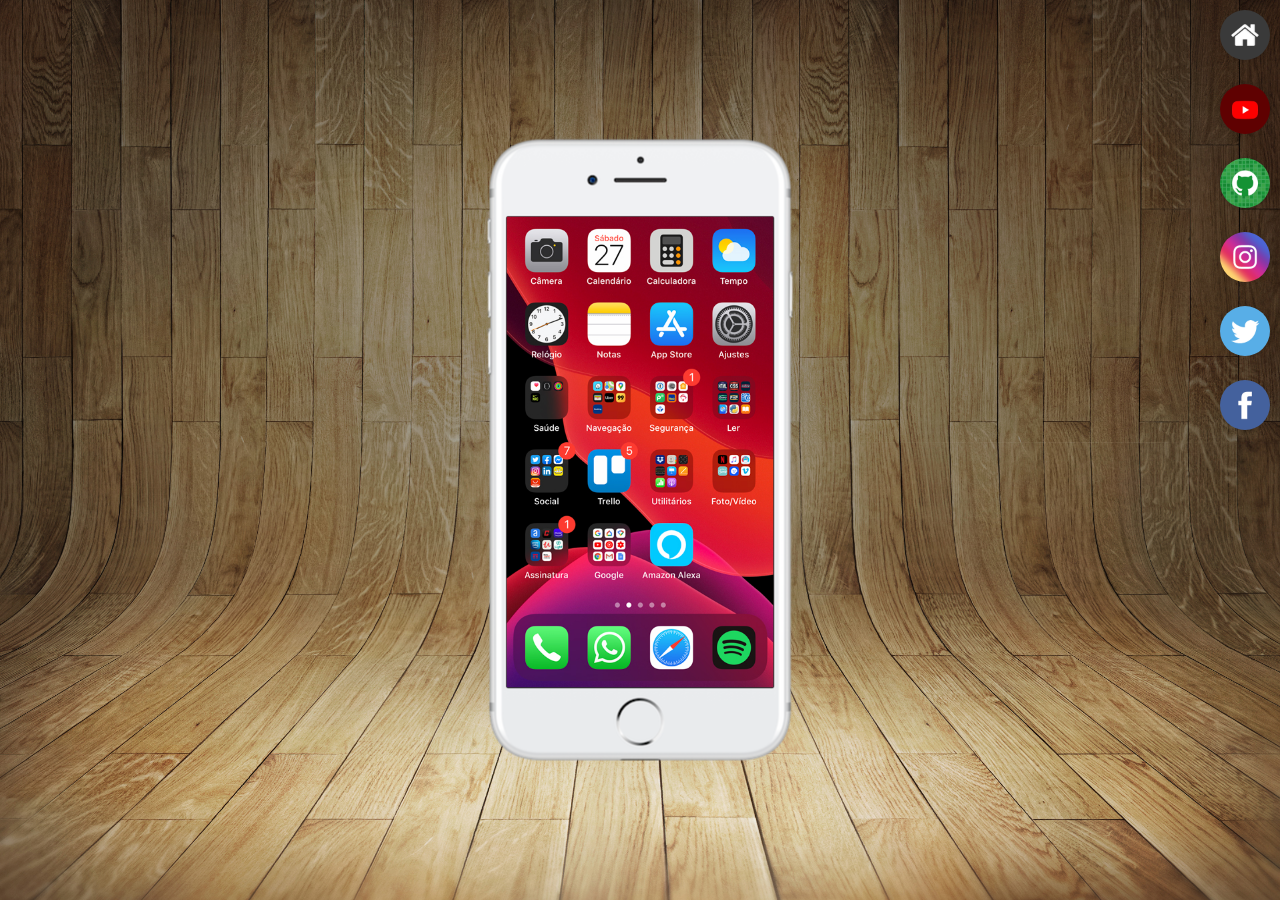
<file: index.html>
<!DOCTYPE html>
<html lang="en">
<head>
    <meta charset="UTF-8">
    <meta name="viewport" content="width=device-width, initial-scale=1.0">
    <link rel="shortcut icon" href="favicon.ico" type="image/x-icon">
    <link rel="stylesheet" href="estilos/style.css">
    <title>Projeto Redes Sociais</title>
</head>
<body>
    <main>
        <section id="telefone">
            <iframe src="home.html" frameborder="0" name="tela" id="tela" >Seu navegador não é compatível</iframe>
        </section>
        <section id="redes-sociais">

            <a href="home.html" target="tela"><img src="imagens/logo-home.jpg" alt=""></a><br>
            <a href="youtube.html" target="tela"><img src="imagens/logo-youtube.jpg" alt="youtube"></a> <br>
            <a href="github.html" target="tela"><img src="imagens/logo-github.jpg" alt=""></a><br>
            <a href="instagram.html" target="tela"><img src="imagens/logo-instagram.jpg" alt=""></a><br>
            <a href="twitter.html" target="tela"><img src="imagens/logo-twitter.jpg" alt=""></a><br>
            <a href="facebook.html" target="tela"><img src="imagens/logo-facebook.jpg" alt=""></a>

        </section>
    </main>
</body>
</html>
</file>
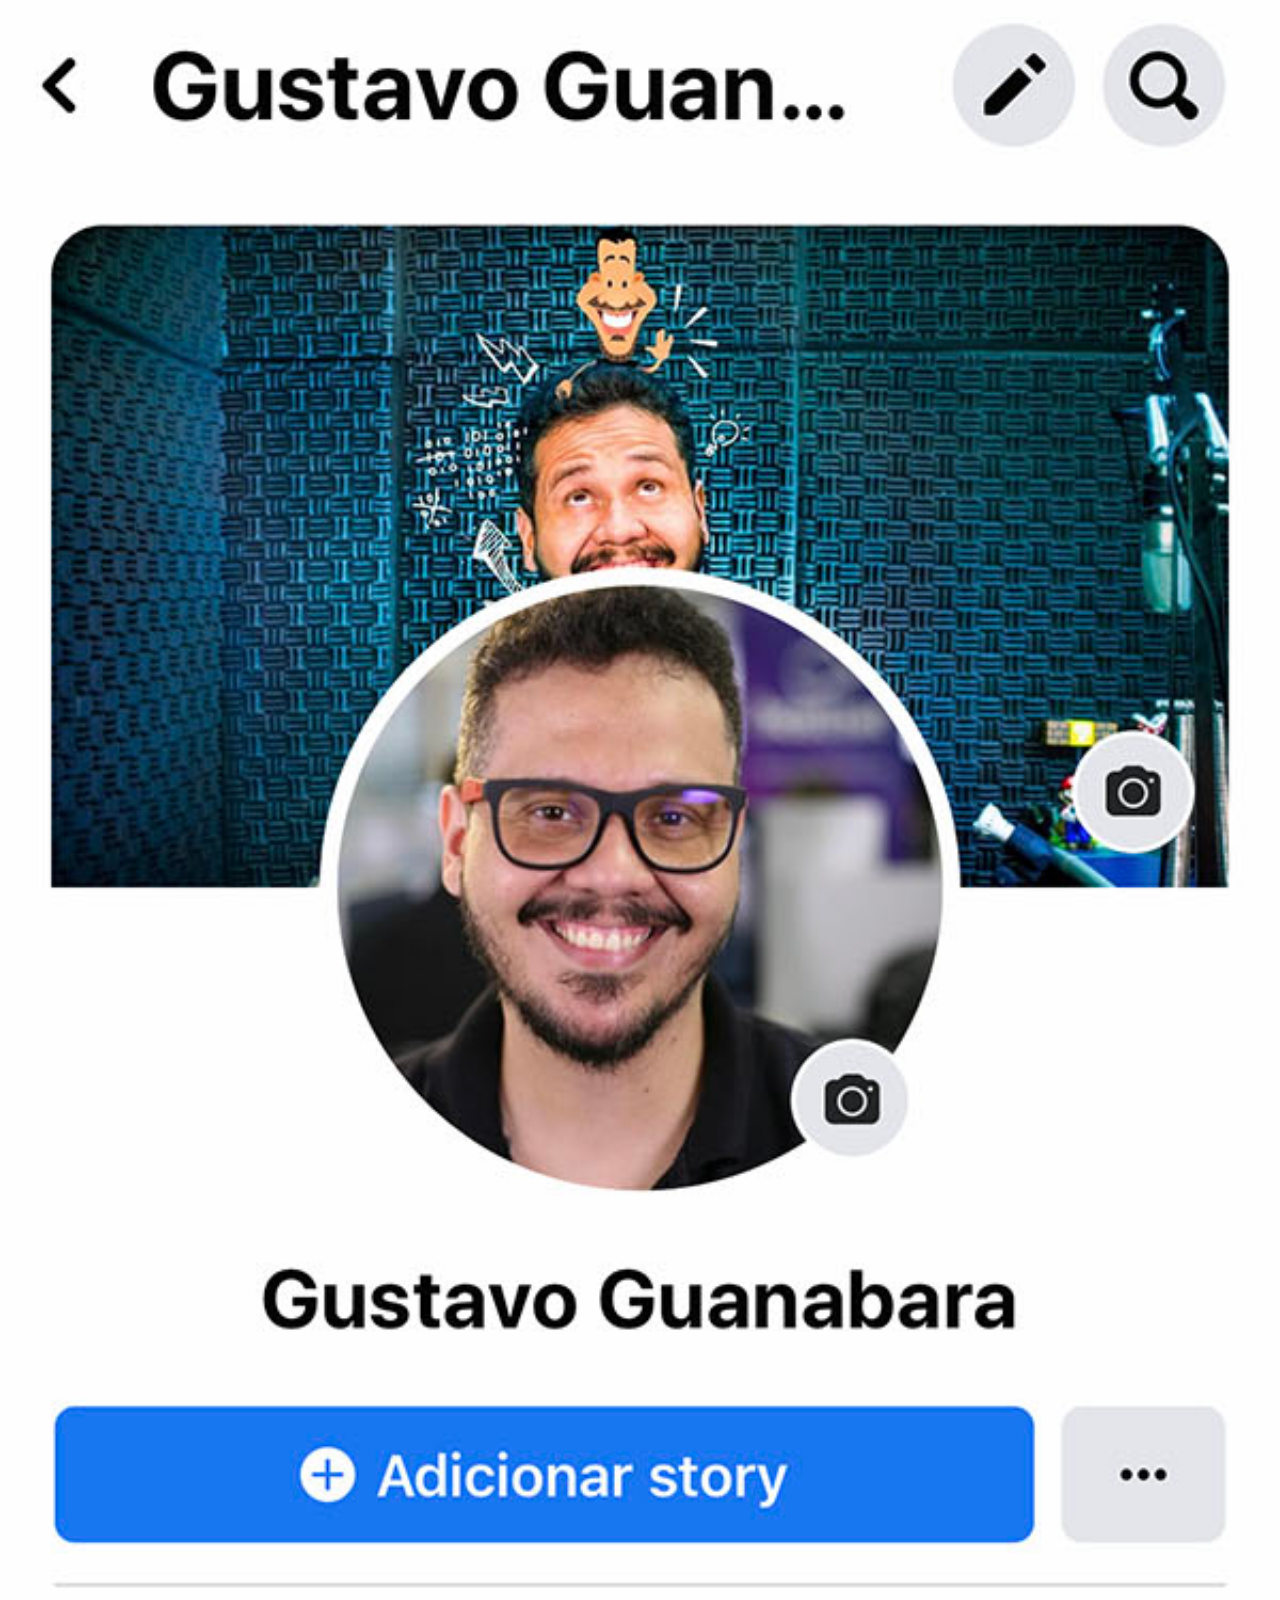
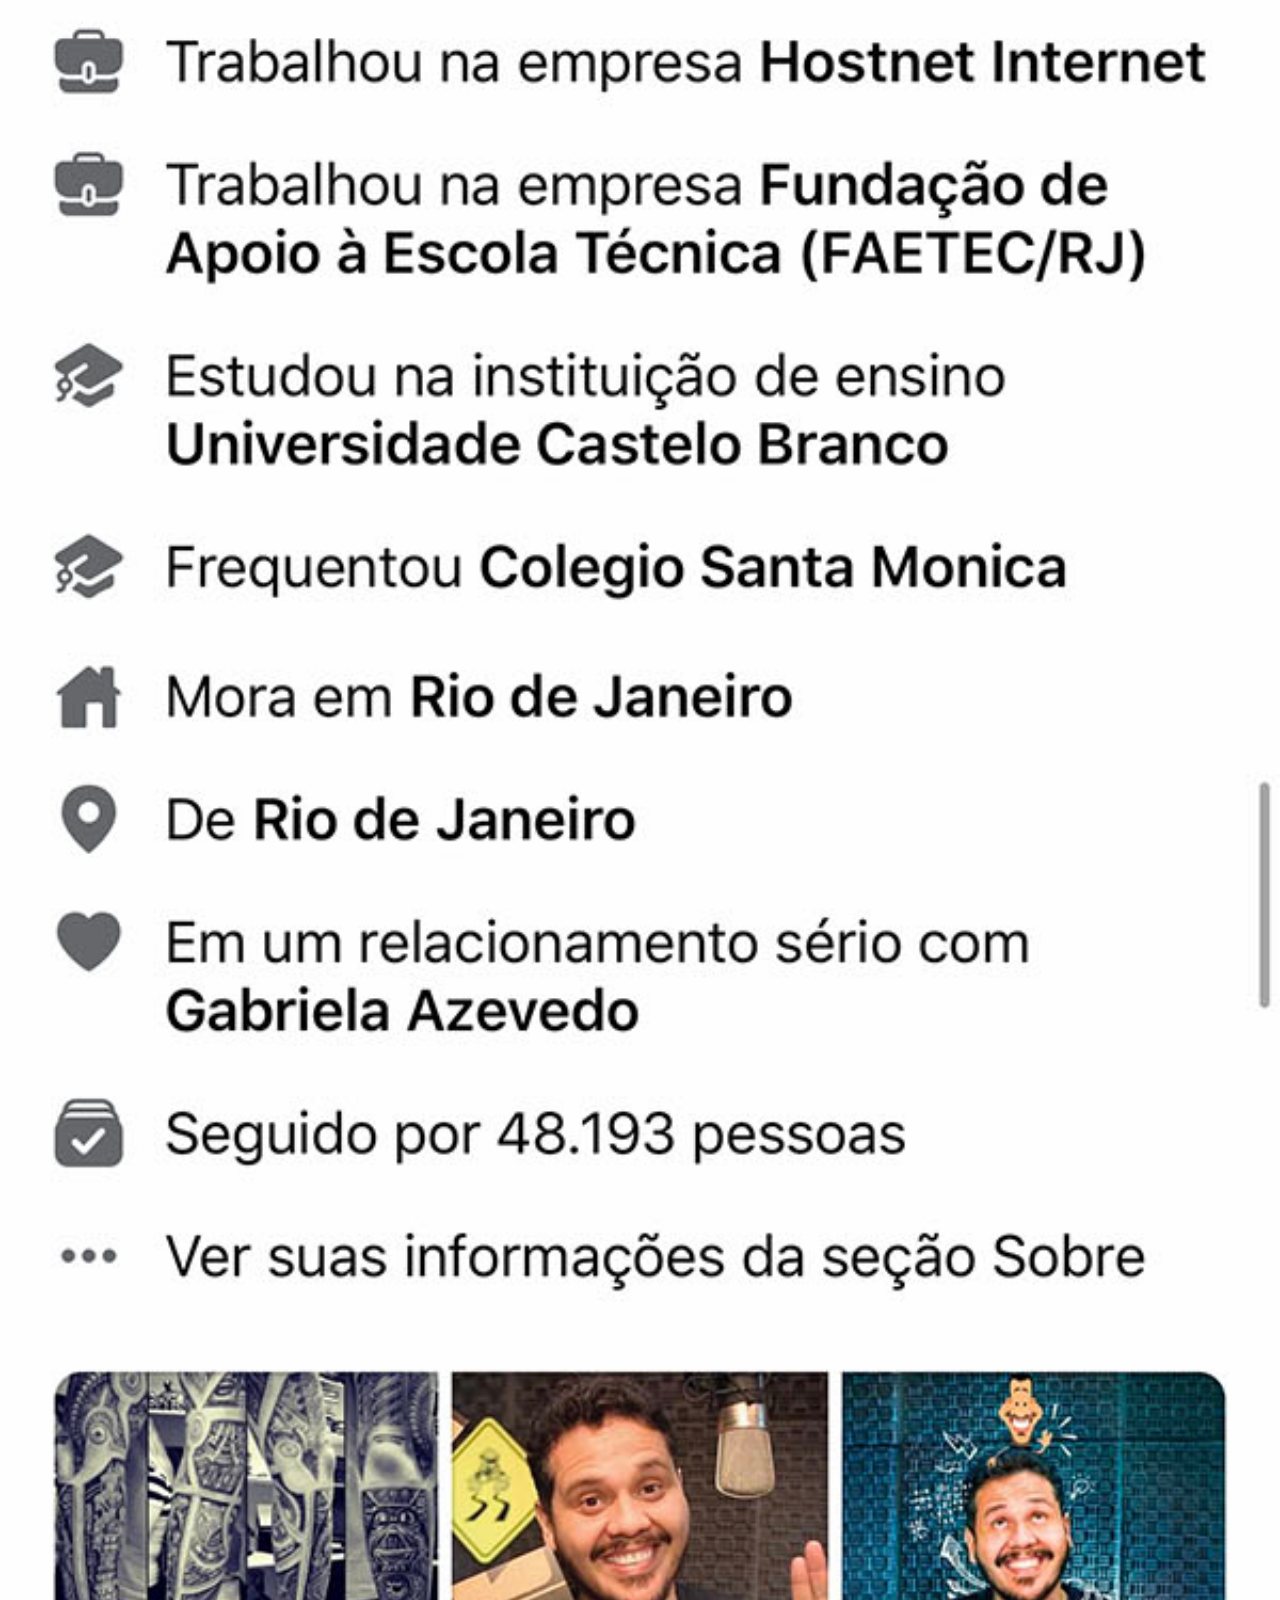
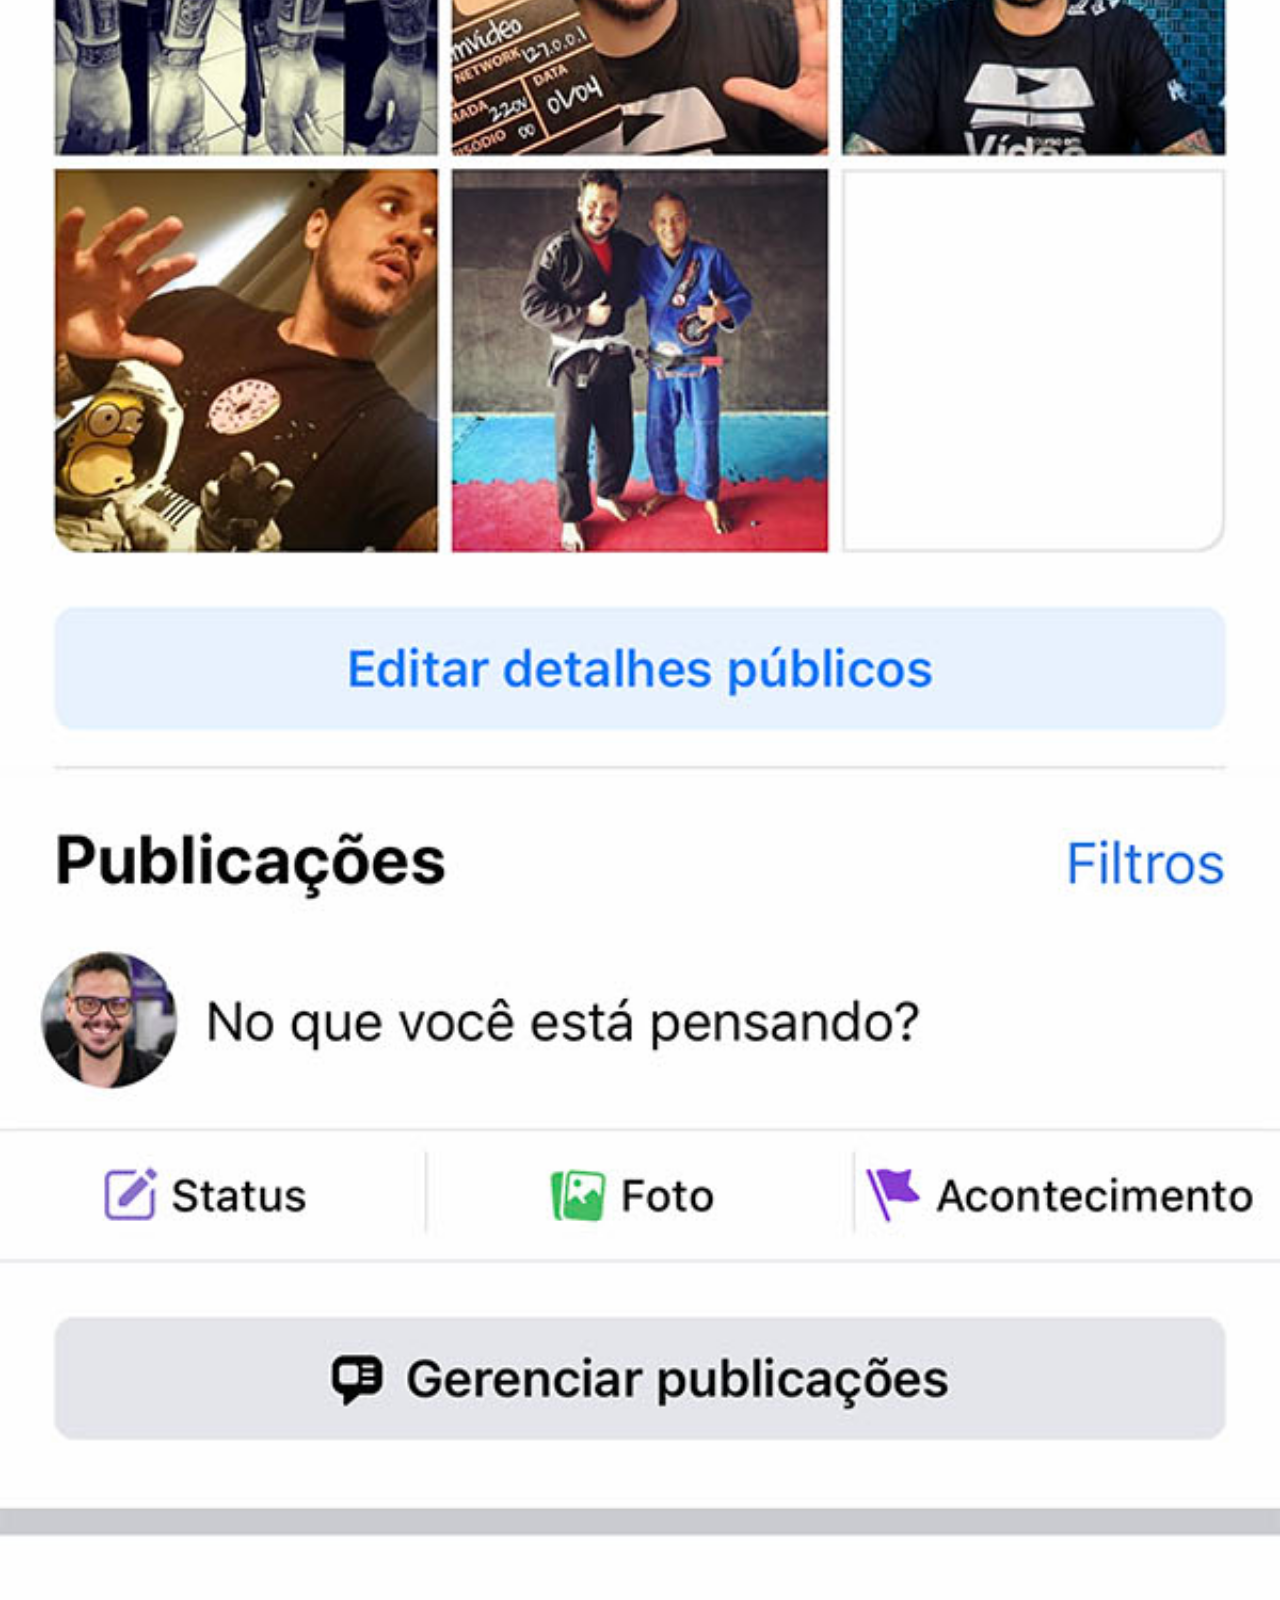
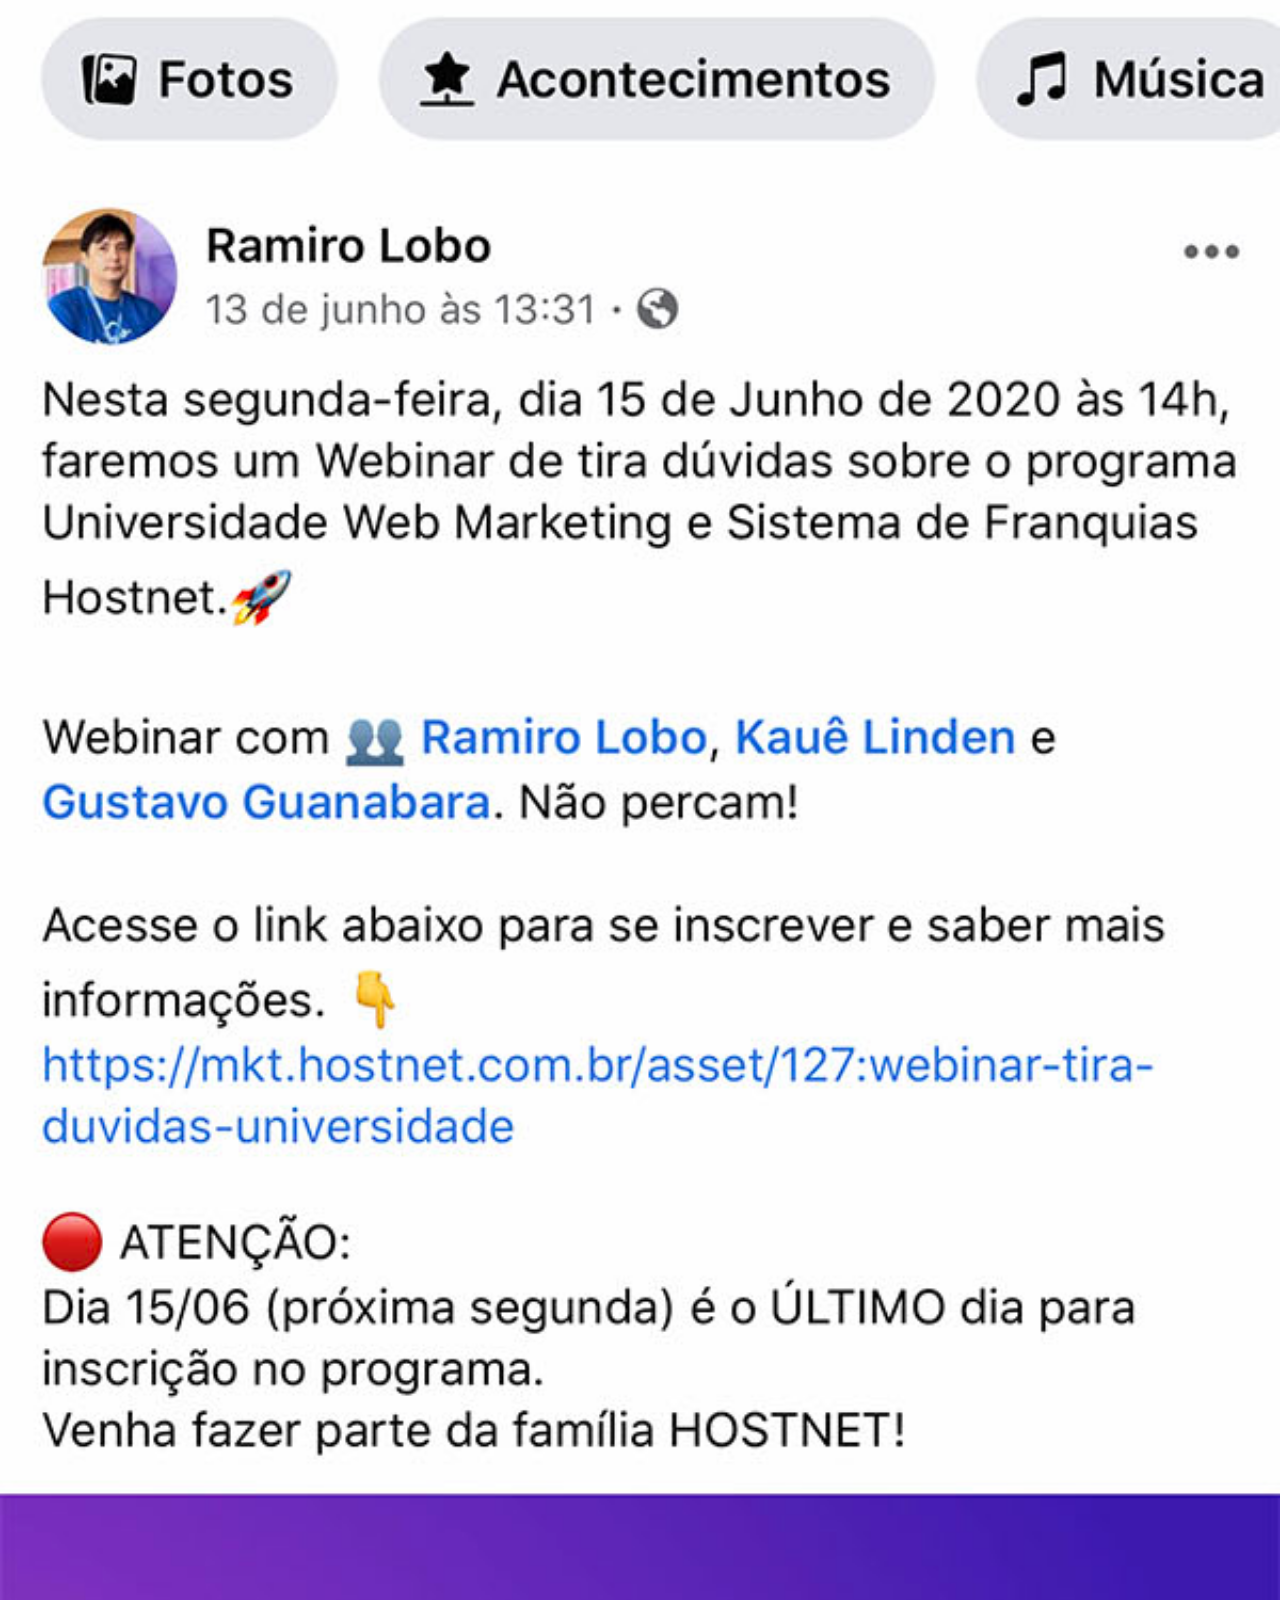
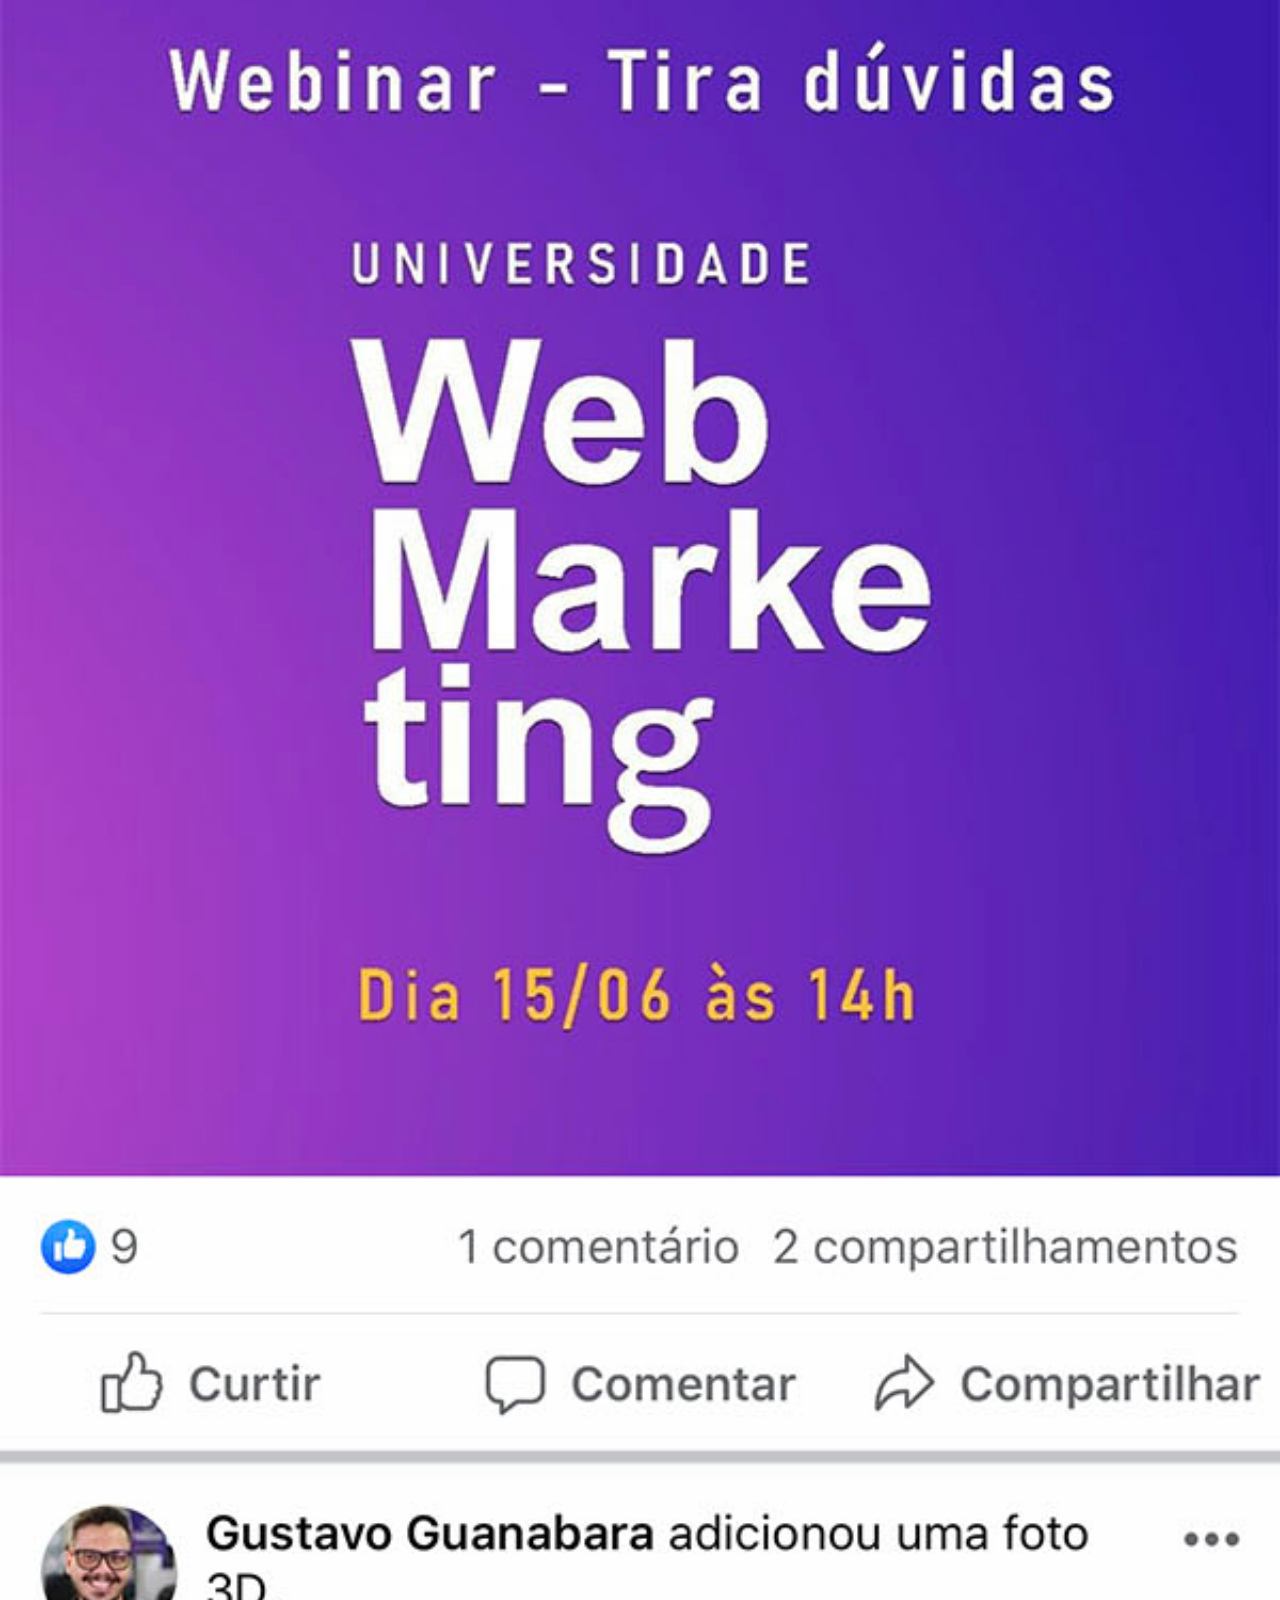
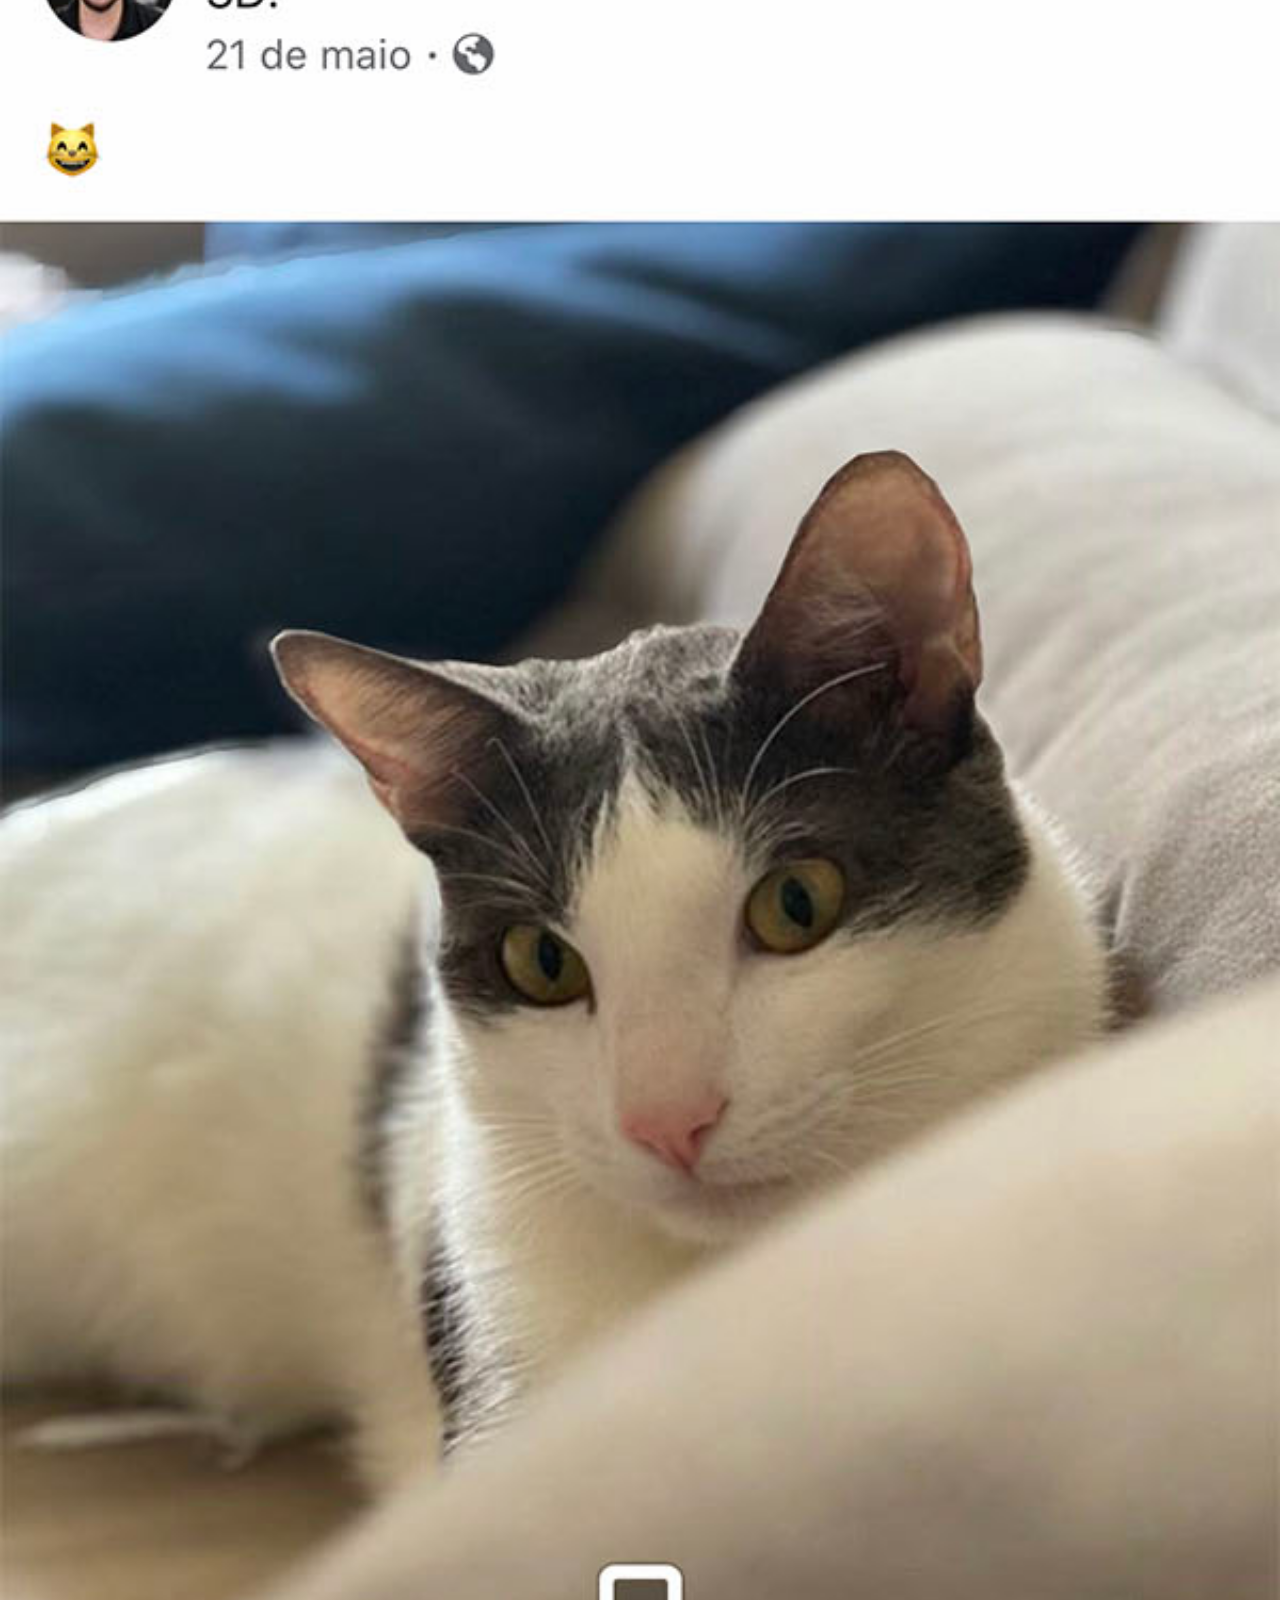
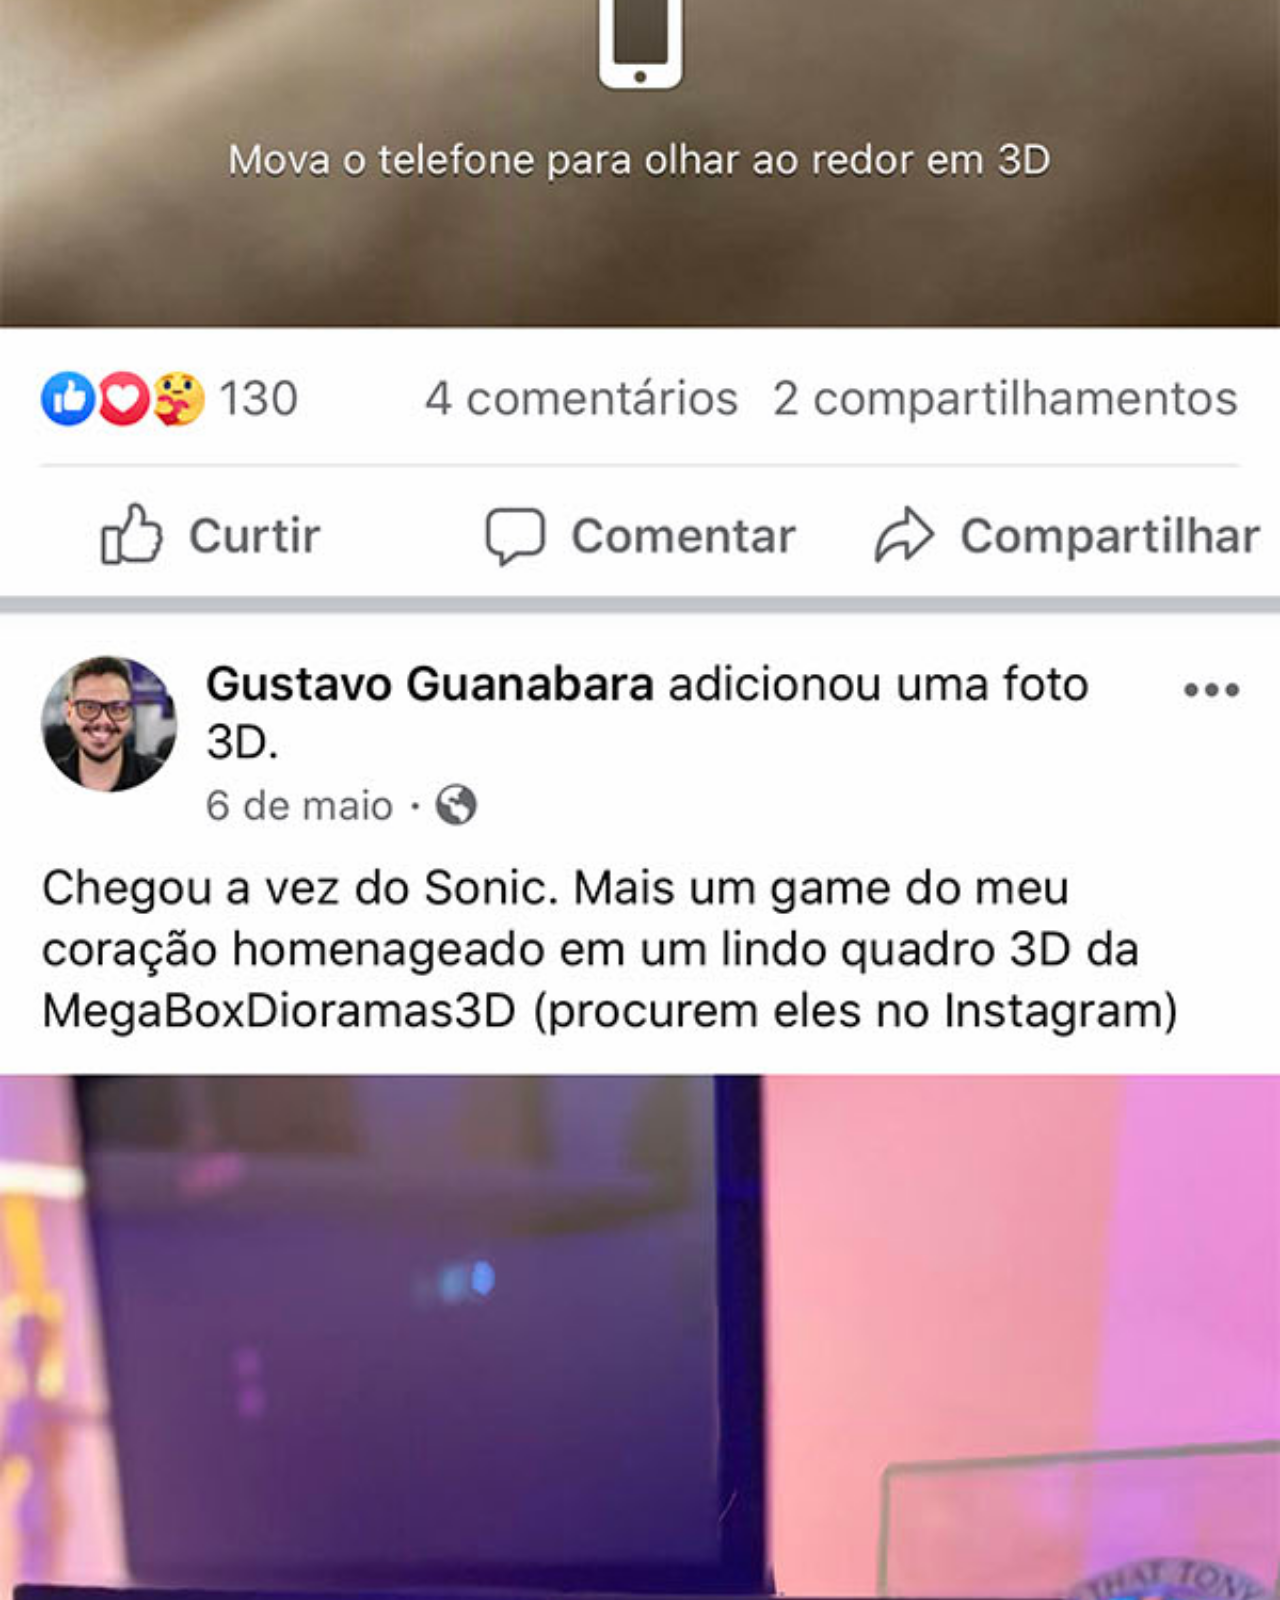
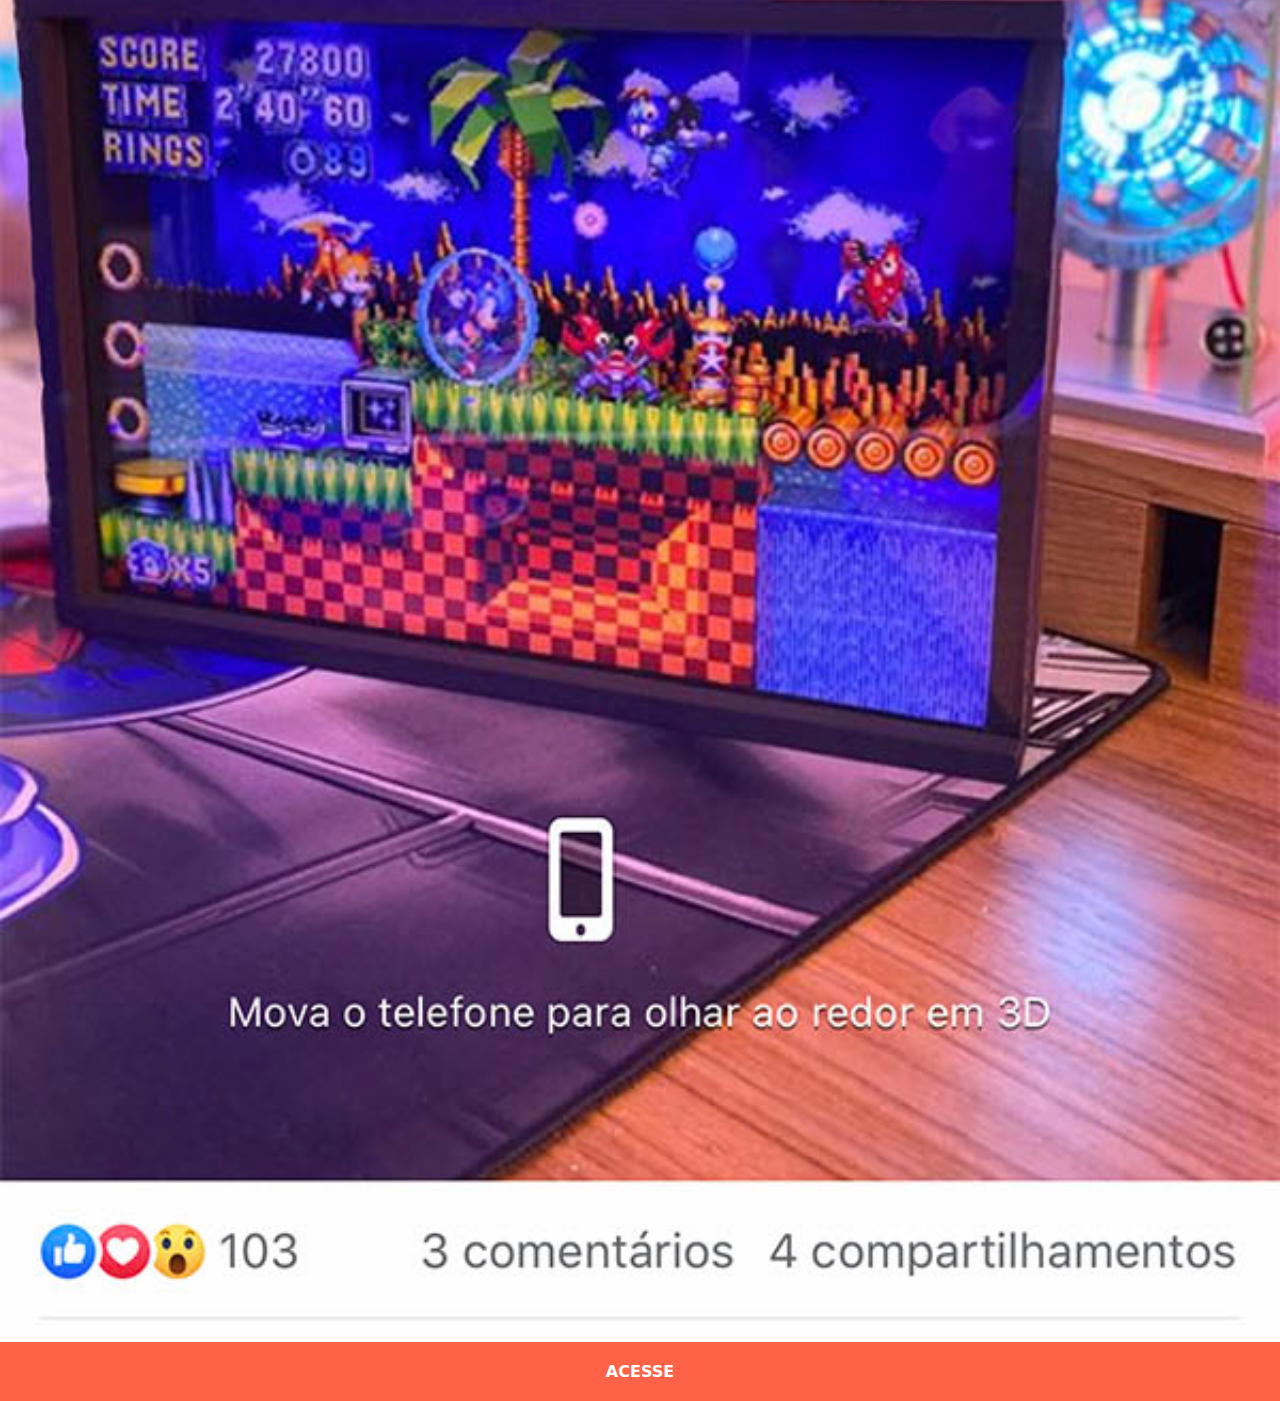
<file: facebook.html>
<!DOCTYPE html>
<html lang="pt-br">
<head>
    <meta charset="UTF-8">
    <meta name="viewport" content="width=device-width, initial-scale=1.0">
    <title>Facebok</title>
    <link rel="stylesheet" href="estilos/social.css">
</head>
<body>
    <img src="imagens/tela-facebook.jpg" alt="Facebook">
    <a href="https://facebook.com/" target="_blank">ACESSE</a>
</body>
</html>
</file>
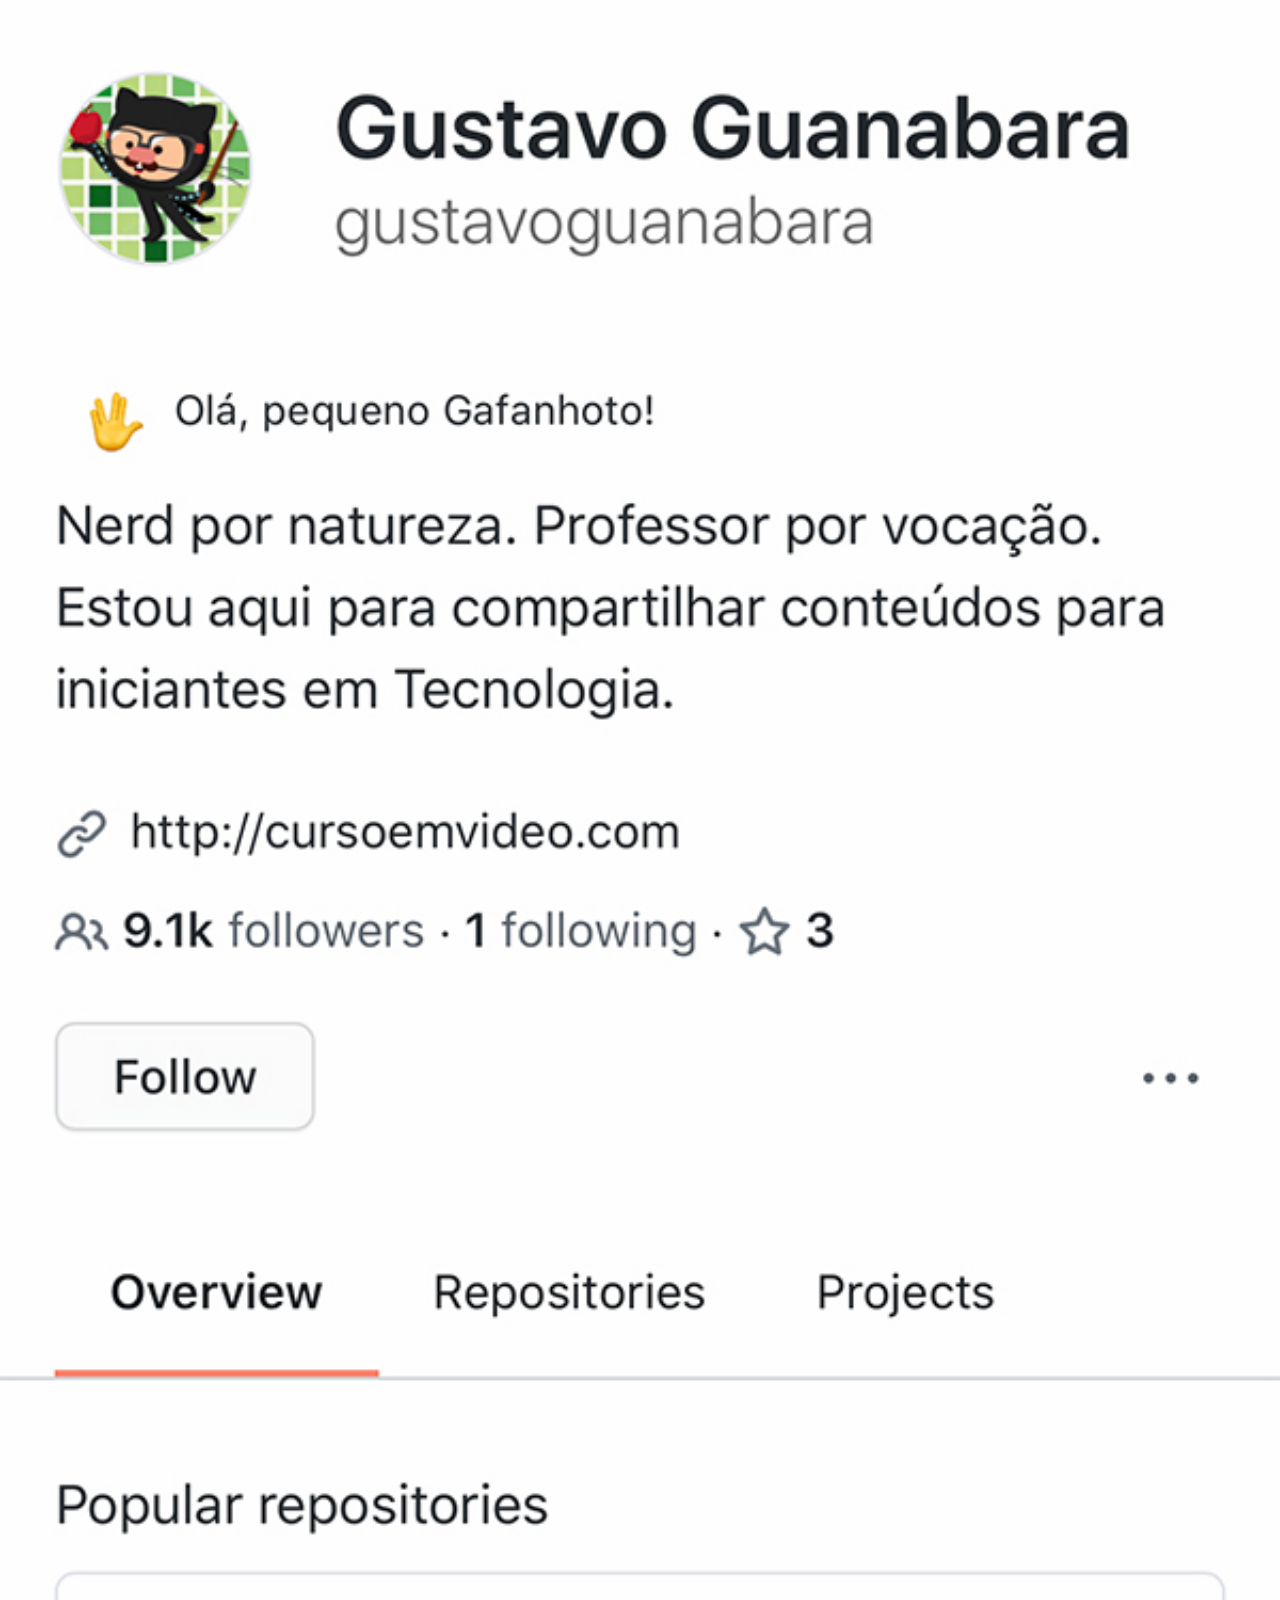
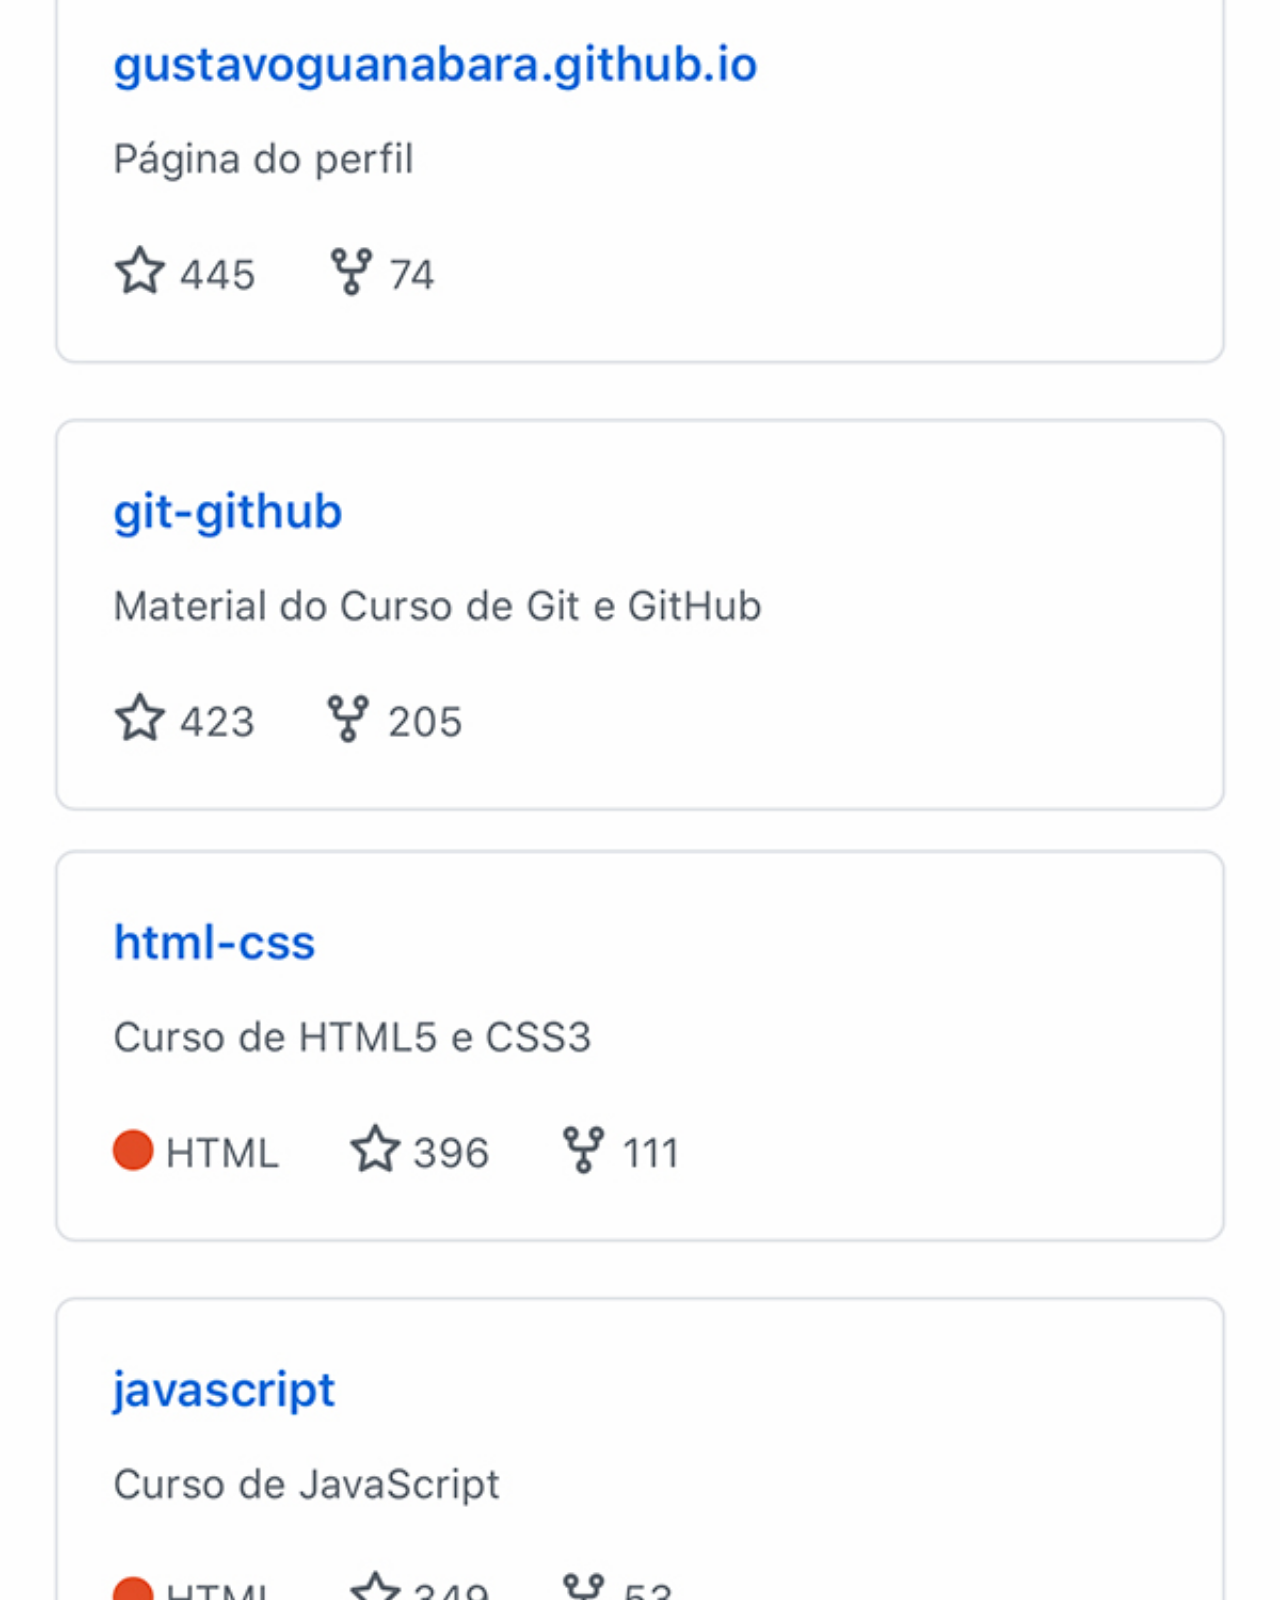
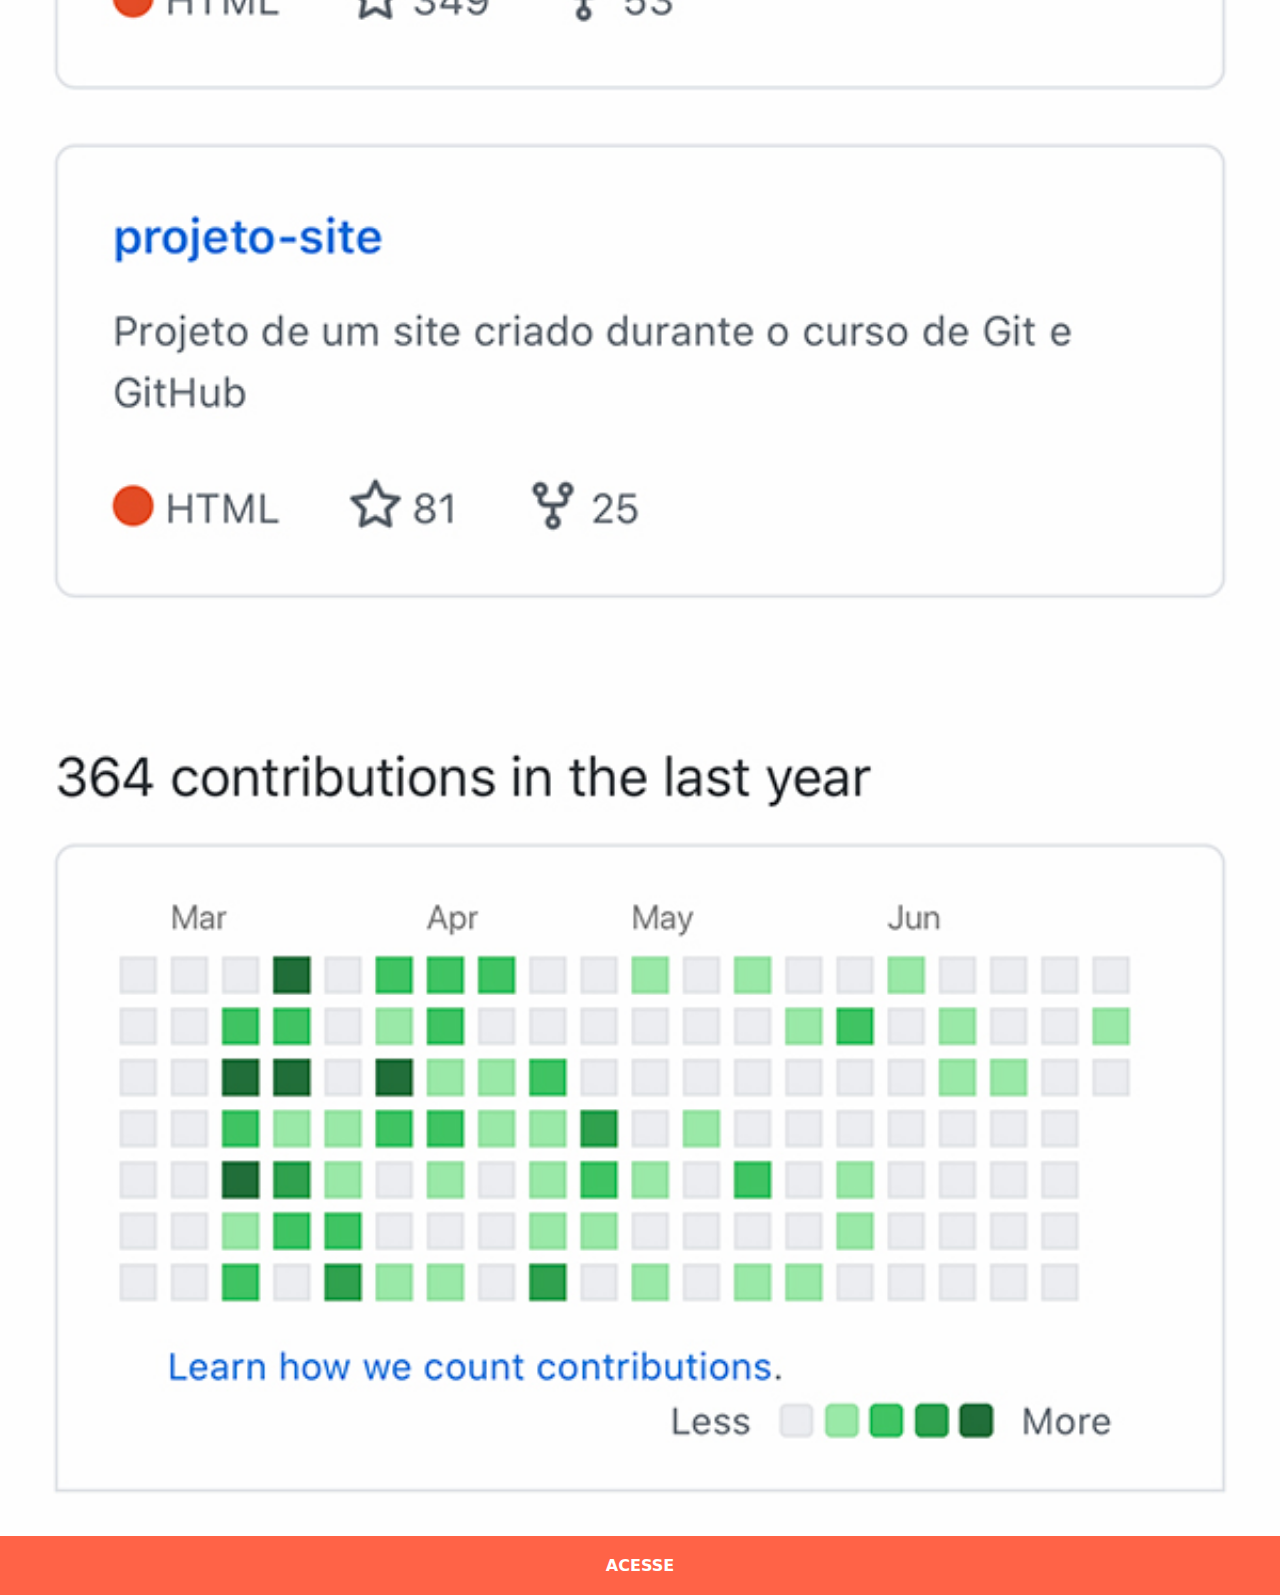
<file: github.html>
<!DOCTYPE html>
<html lang="pt-br">
<head>
    <meta charset="UTF-8">
    <meta name="viewport" content="width=device-width, initial-scale=1.0">
    <title>Github</title>
    <link rel="stylesheet" href="estilos/social.css">
</head>
<body>
    <img src="imagens/tela-github.jpg" alt="Github">
    <a href="https://github.com/" target="_blank">ACESSE</a>
</body>
</html>
</file>
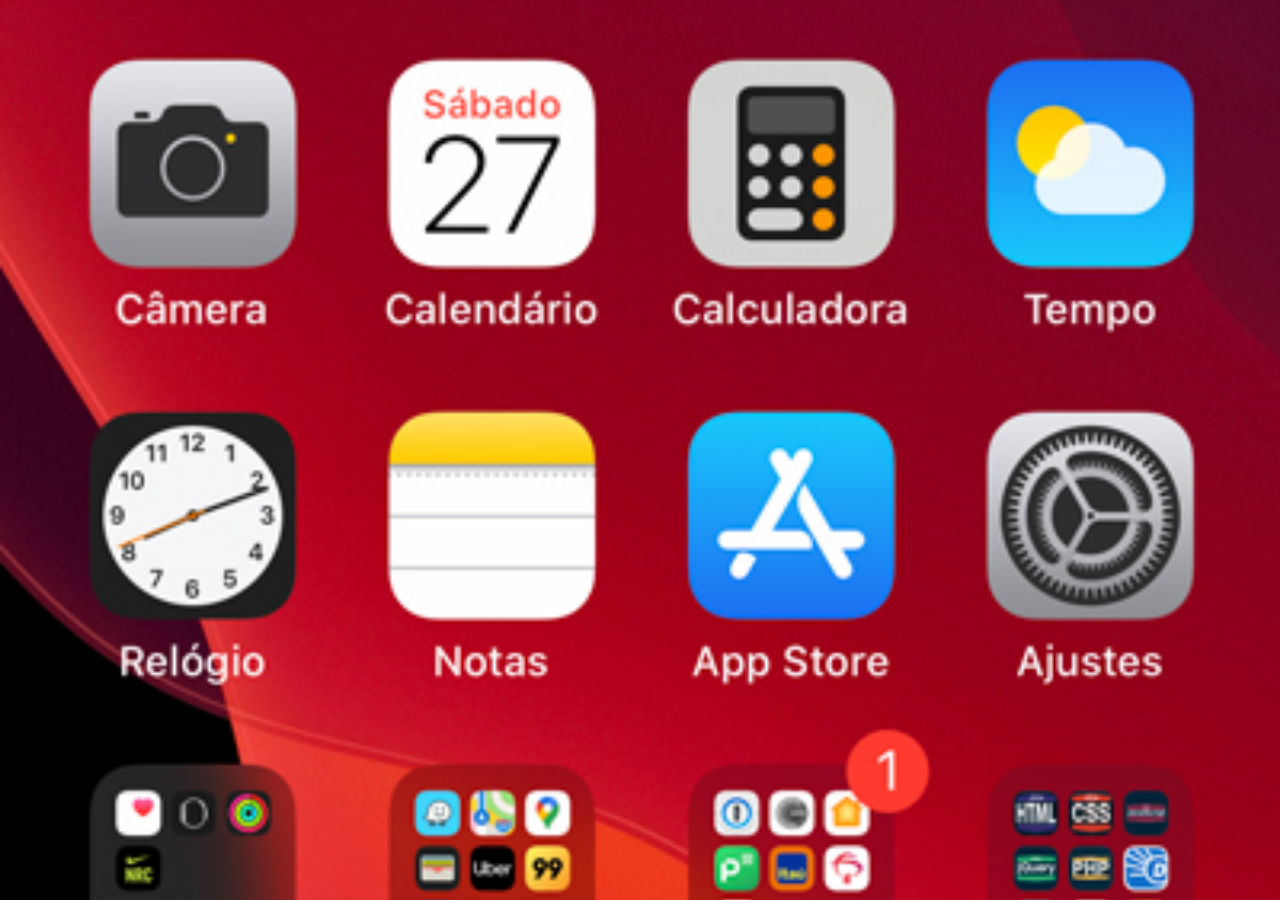
<file: home.html>
<!DOCTYPE html>
<html lang="pt-br">
<head>
    <meta charset="UTF-8">
    <meta name="viewport" content="width=device-width, initial-scale=1.0">
    <title>Home</title>
</head>
<style>
    * {
        margin: 0;
        padding: 0;

    }
    body {
        width: 100vw;
        height: 100vh;
        background: black url(imagens/tela-home.jpg) no-repeat center top;
        background-size: cover;
    }
</style>
<body>
    
</body>
</html>
</file>
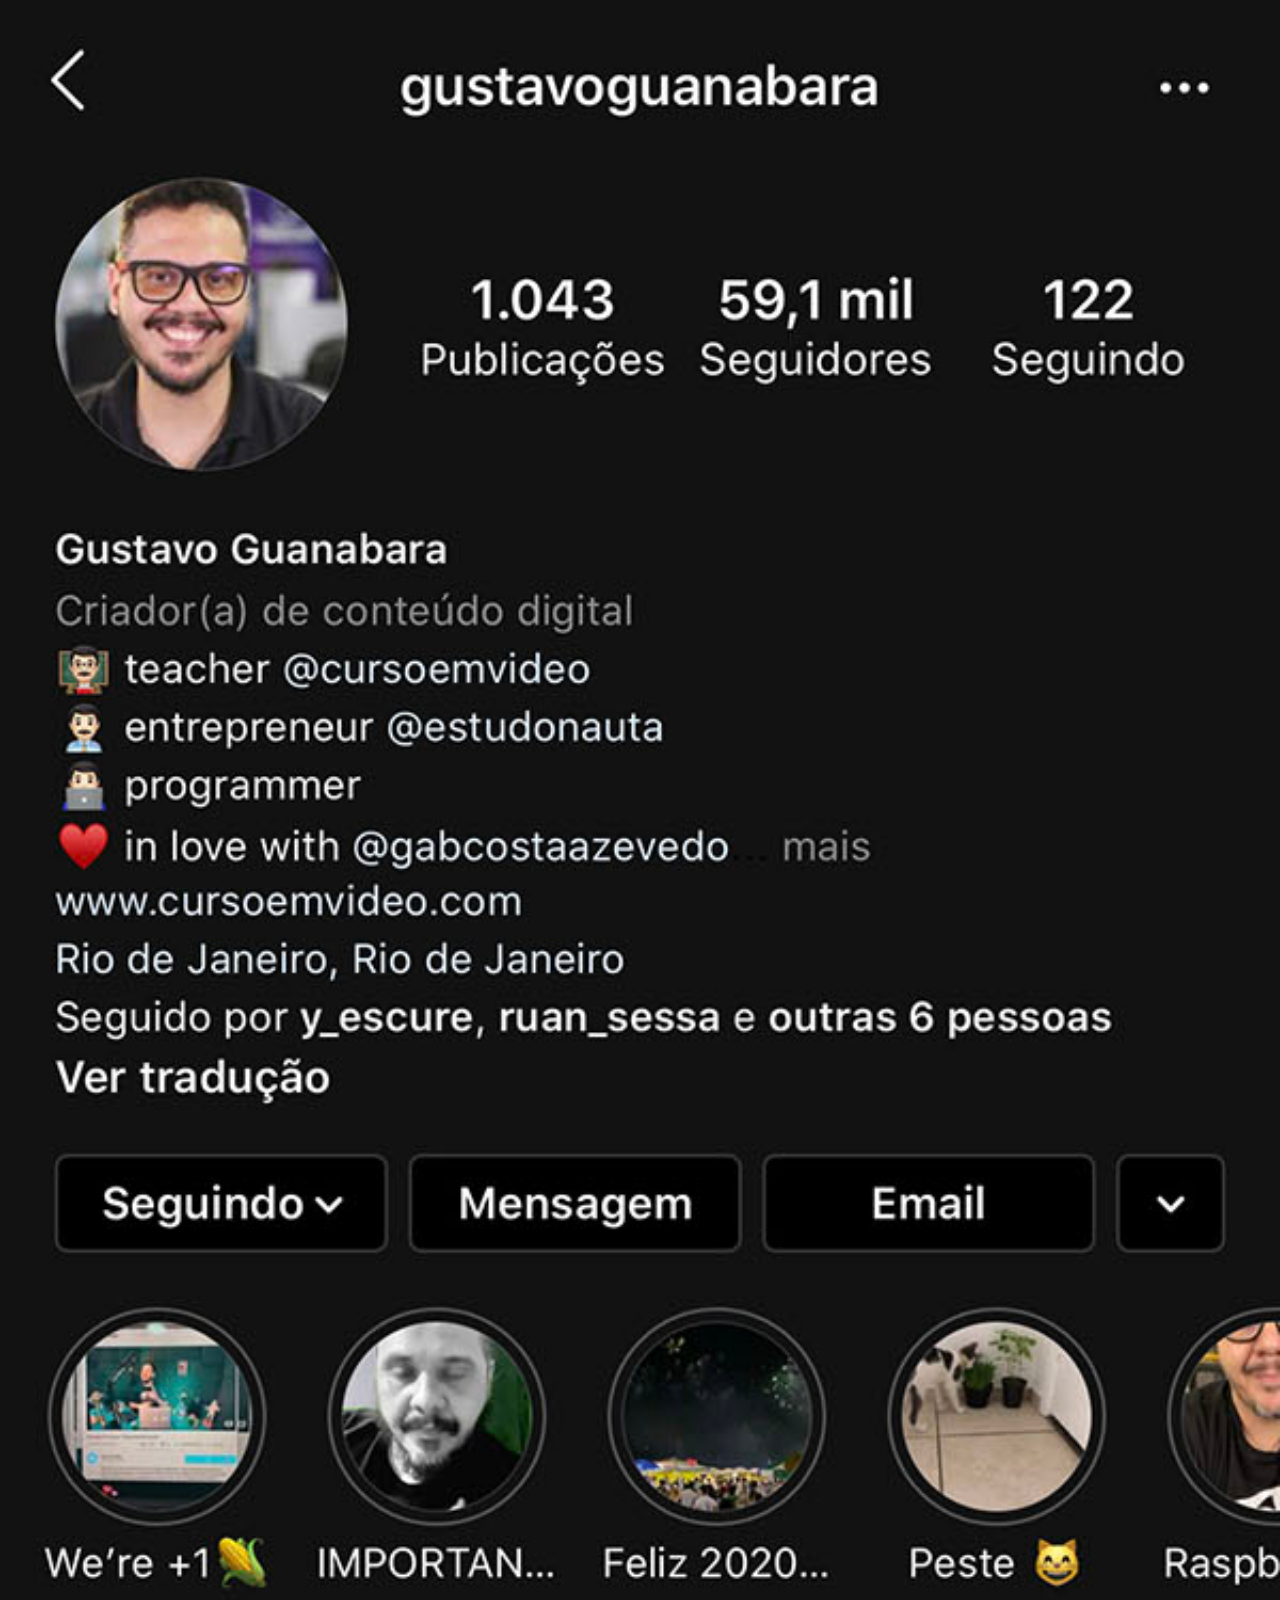
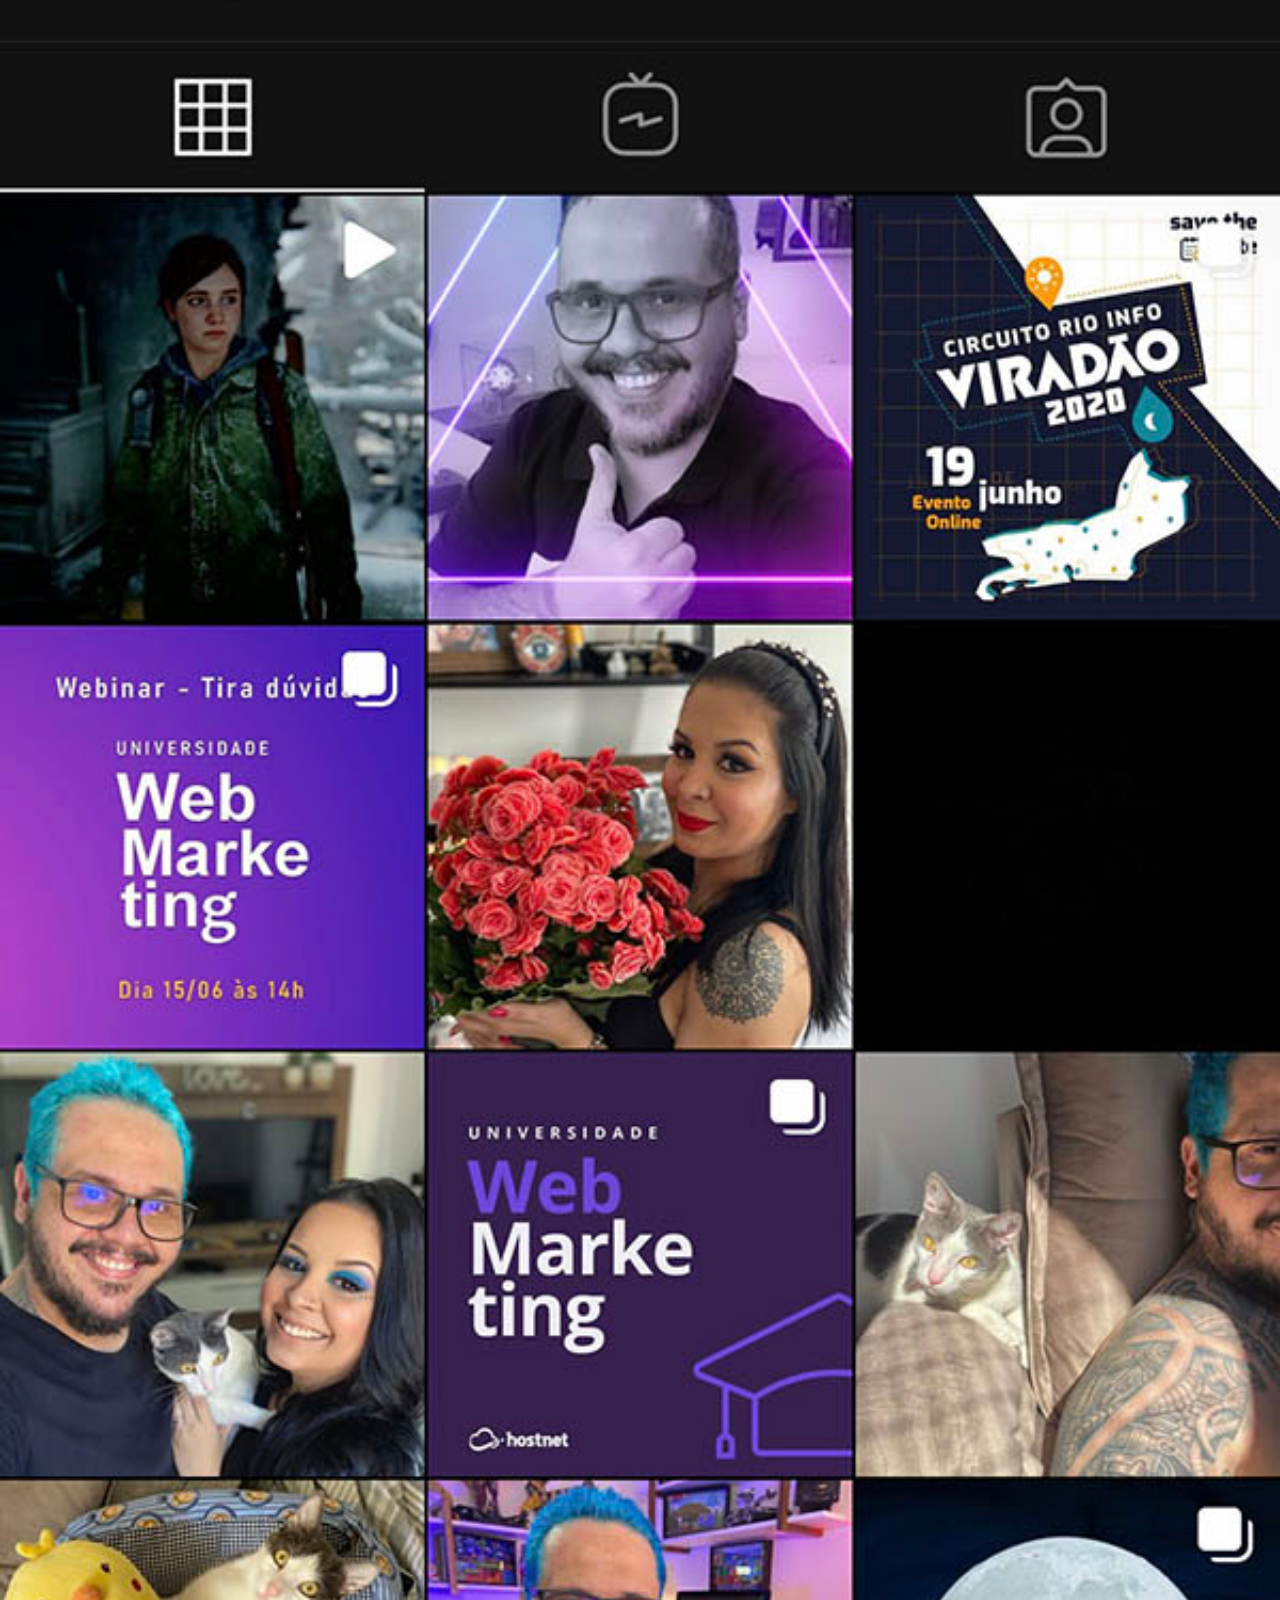
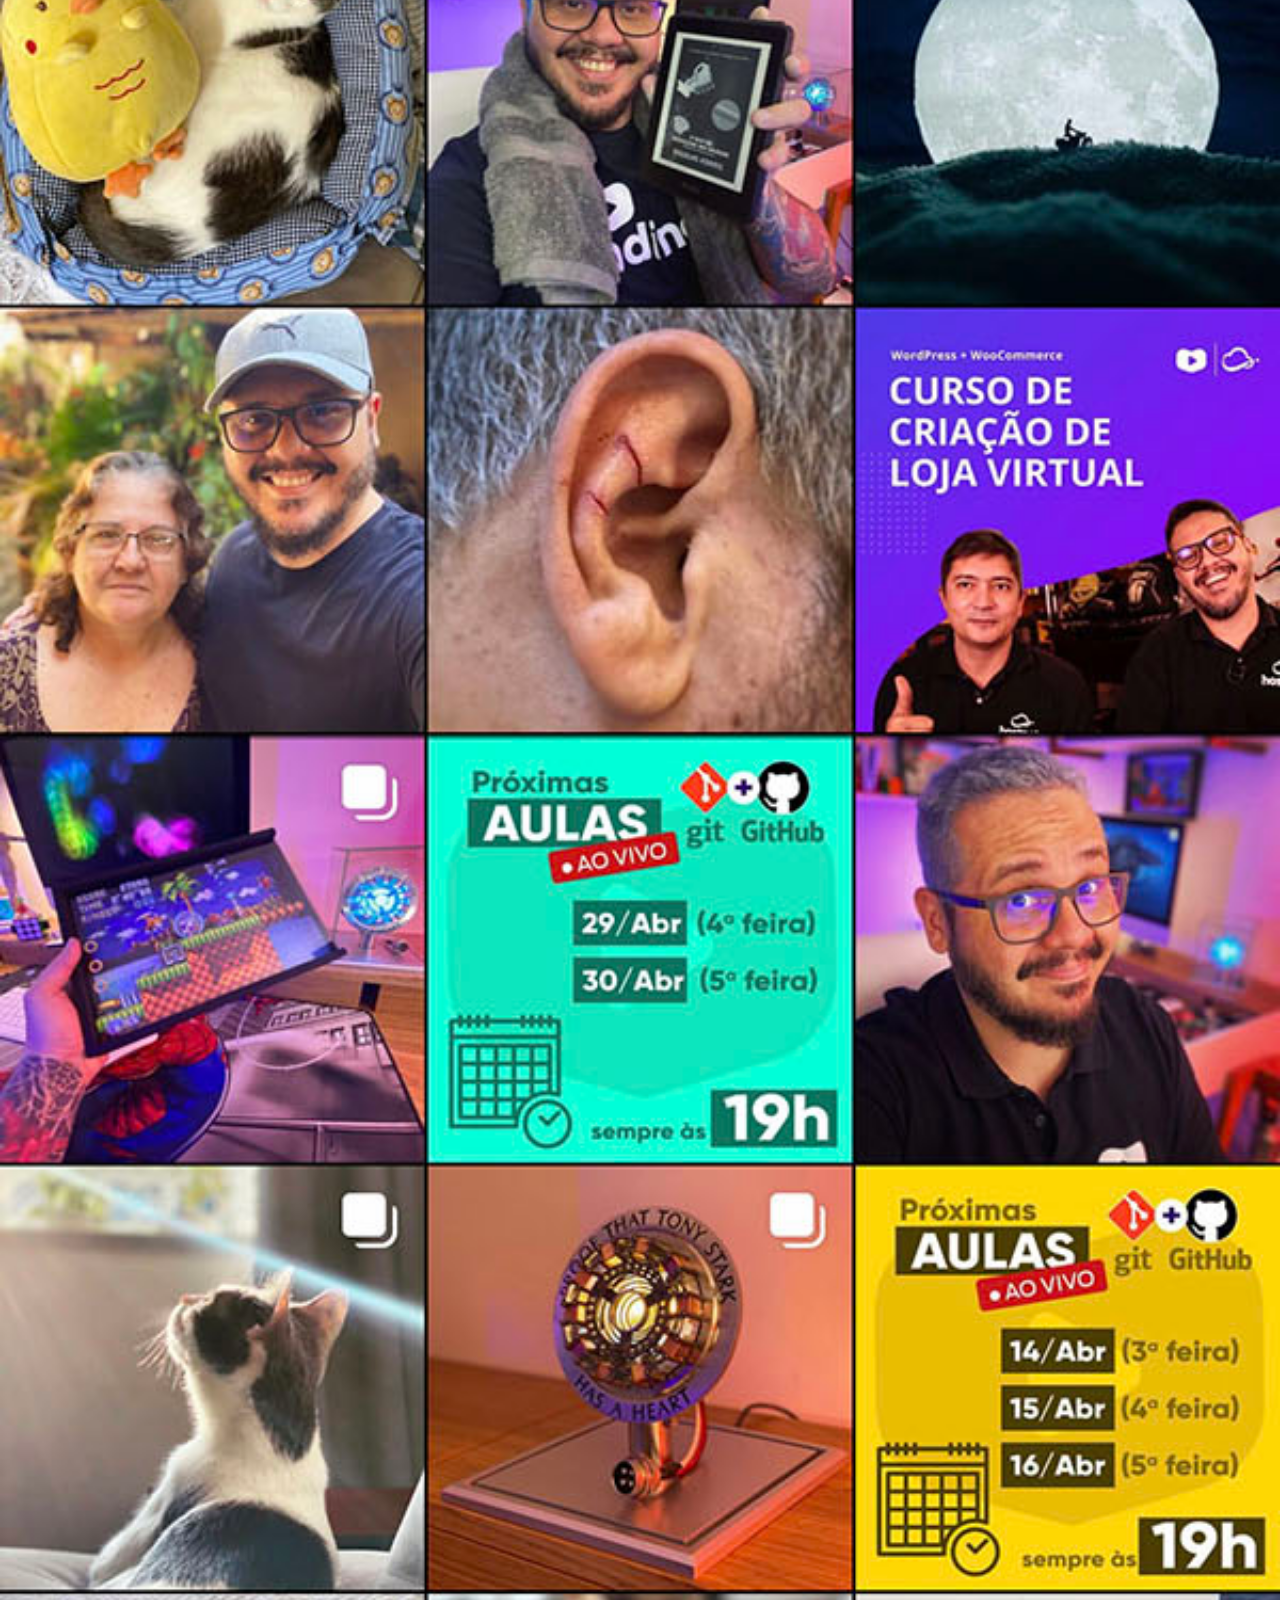
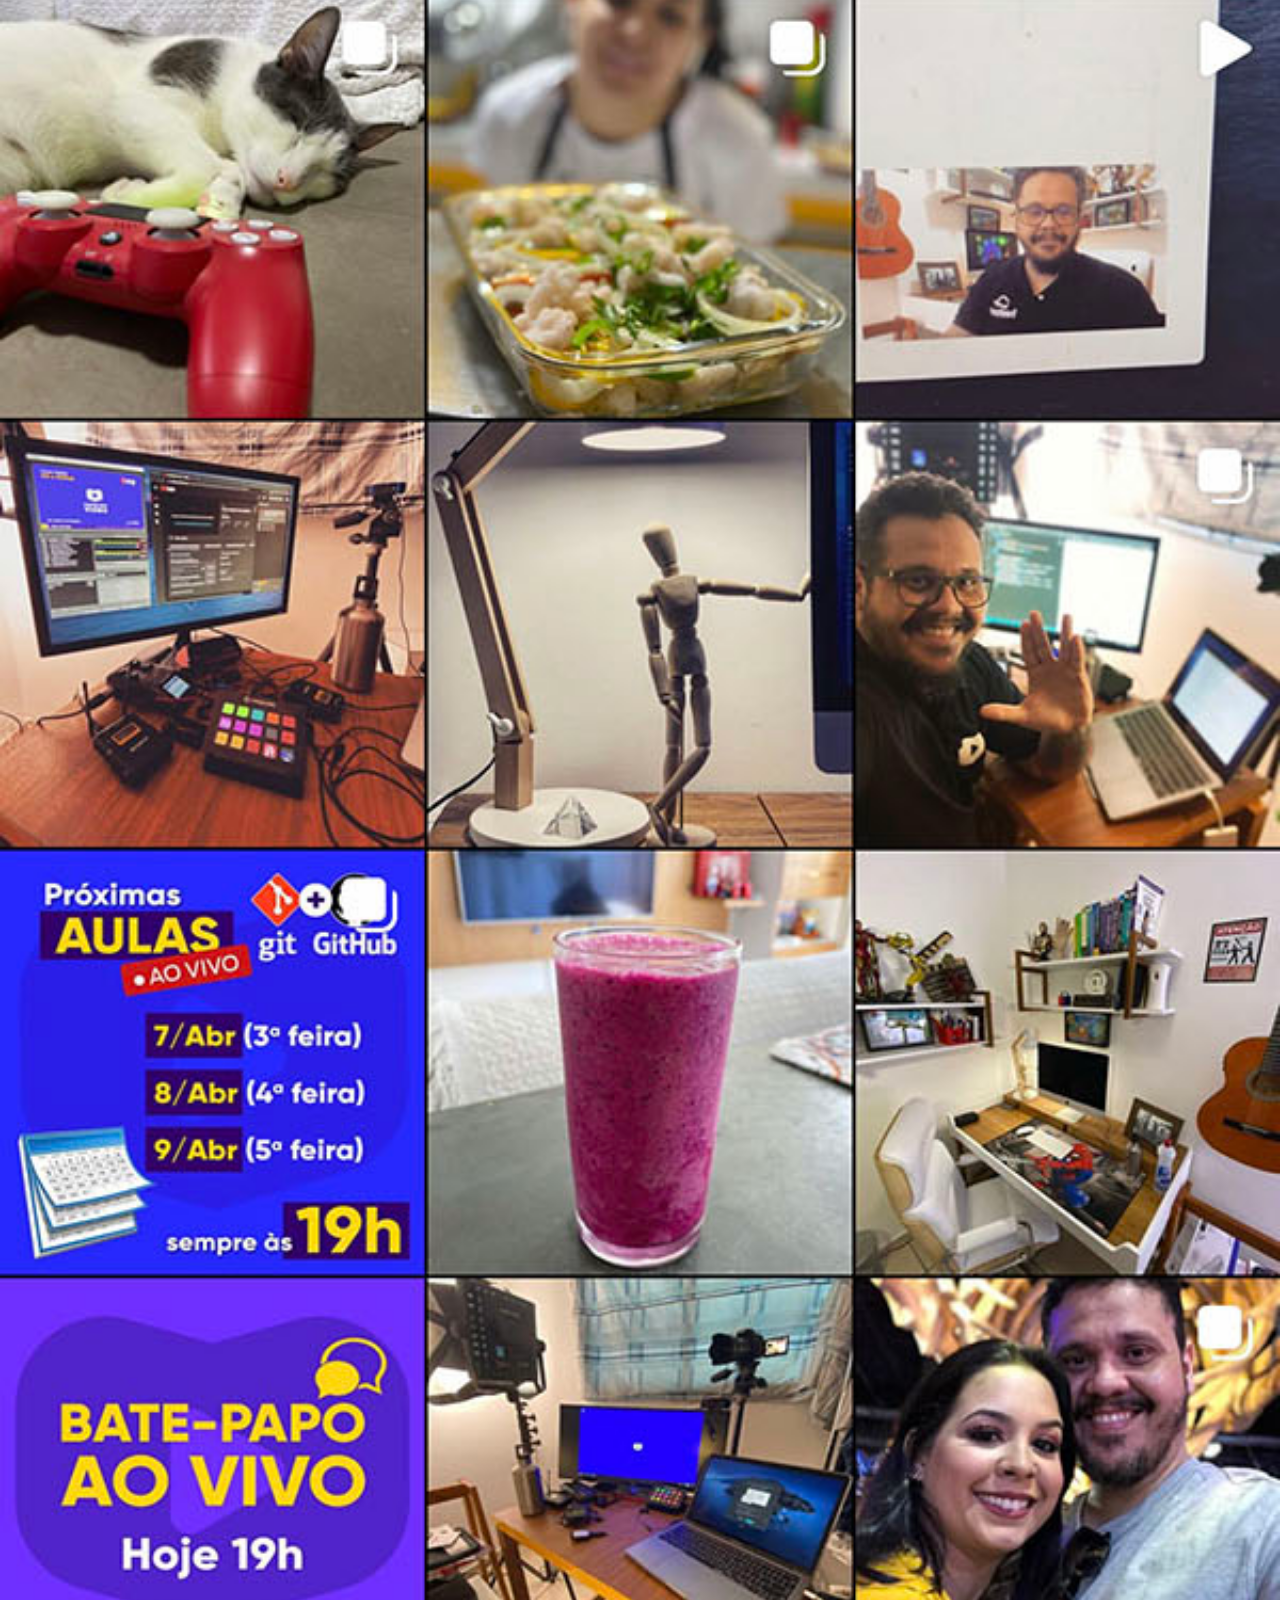
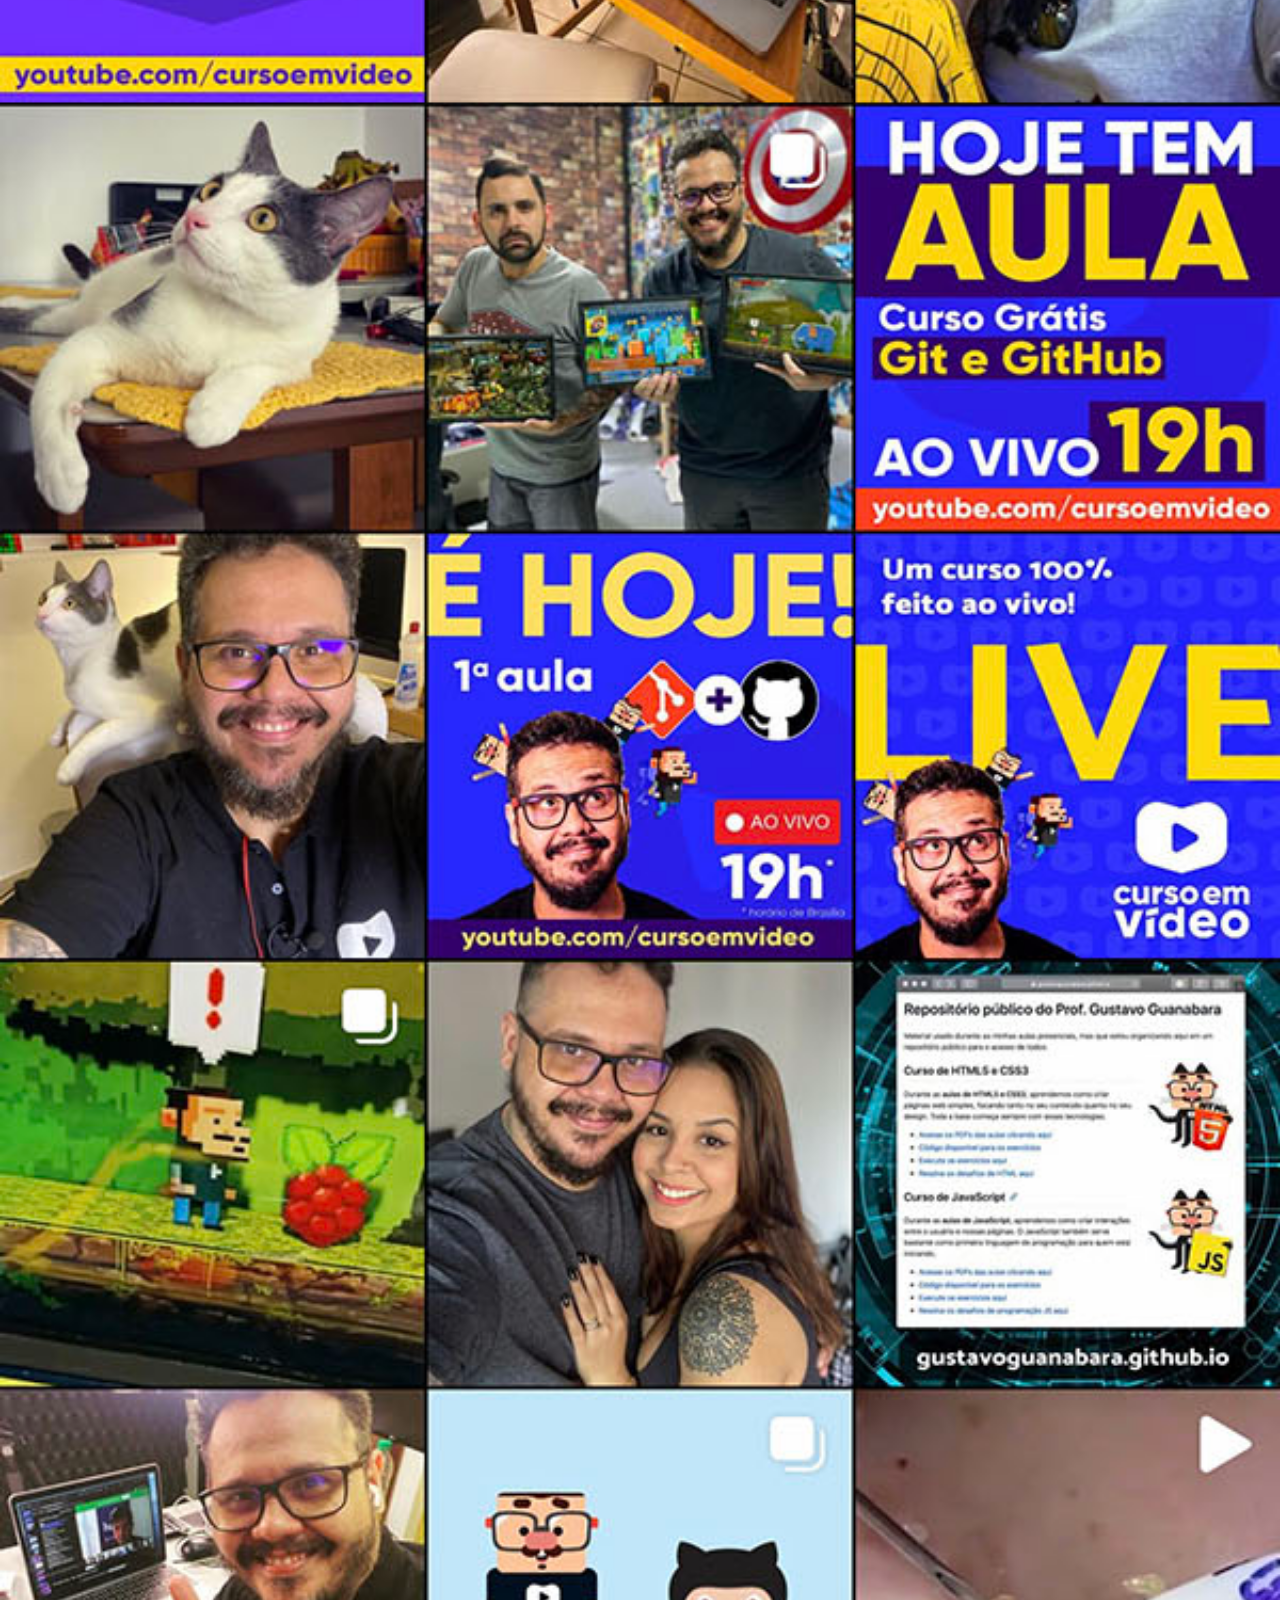
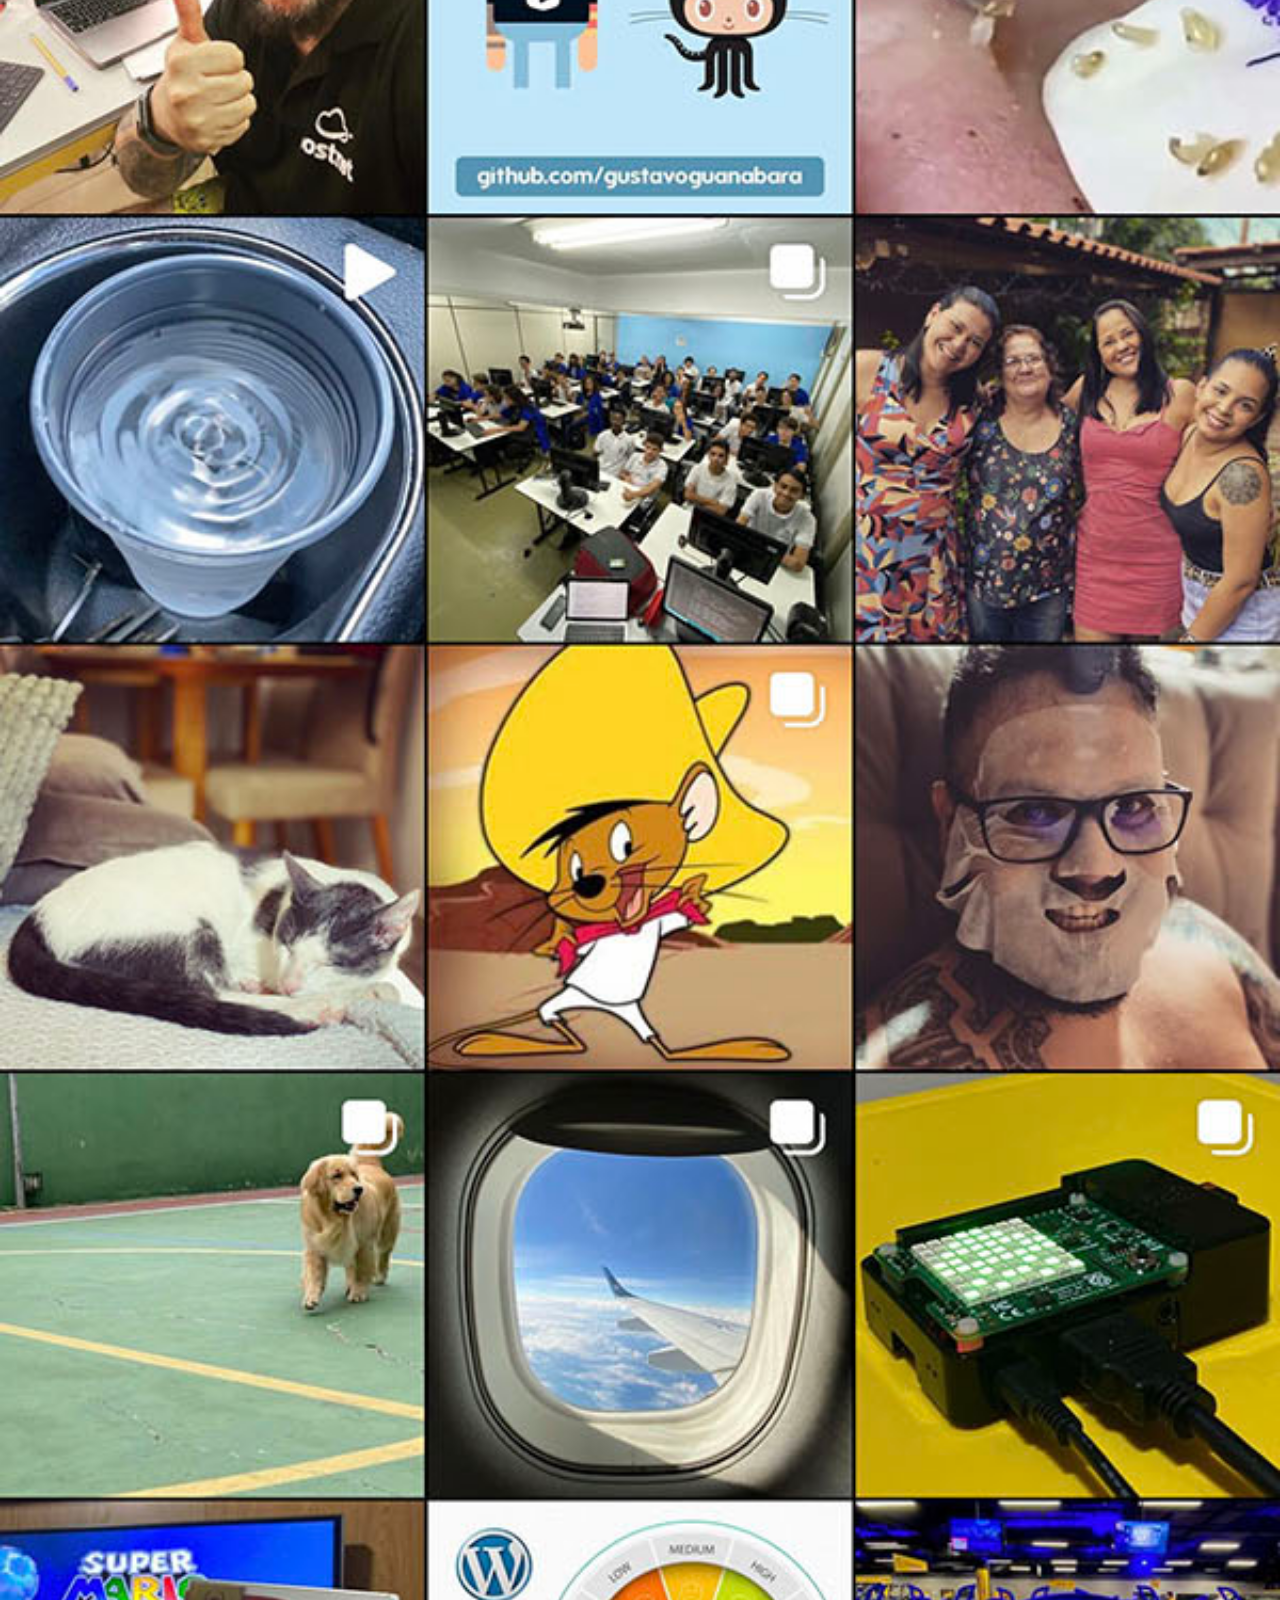
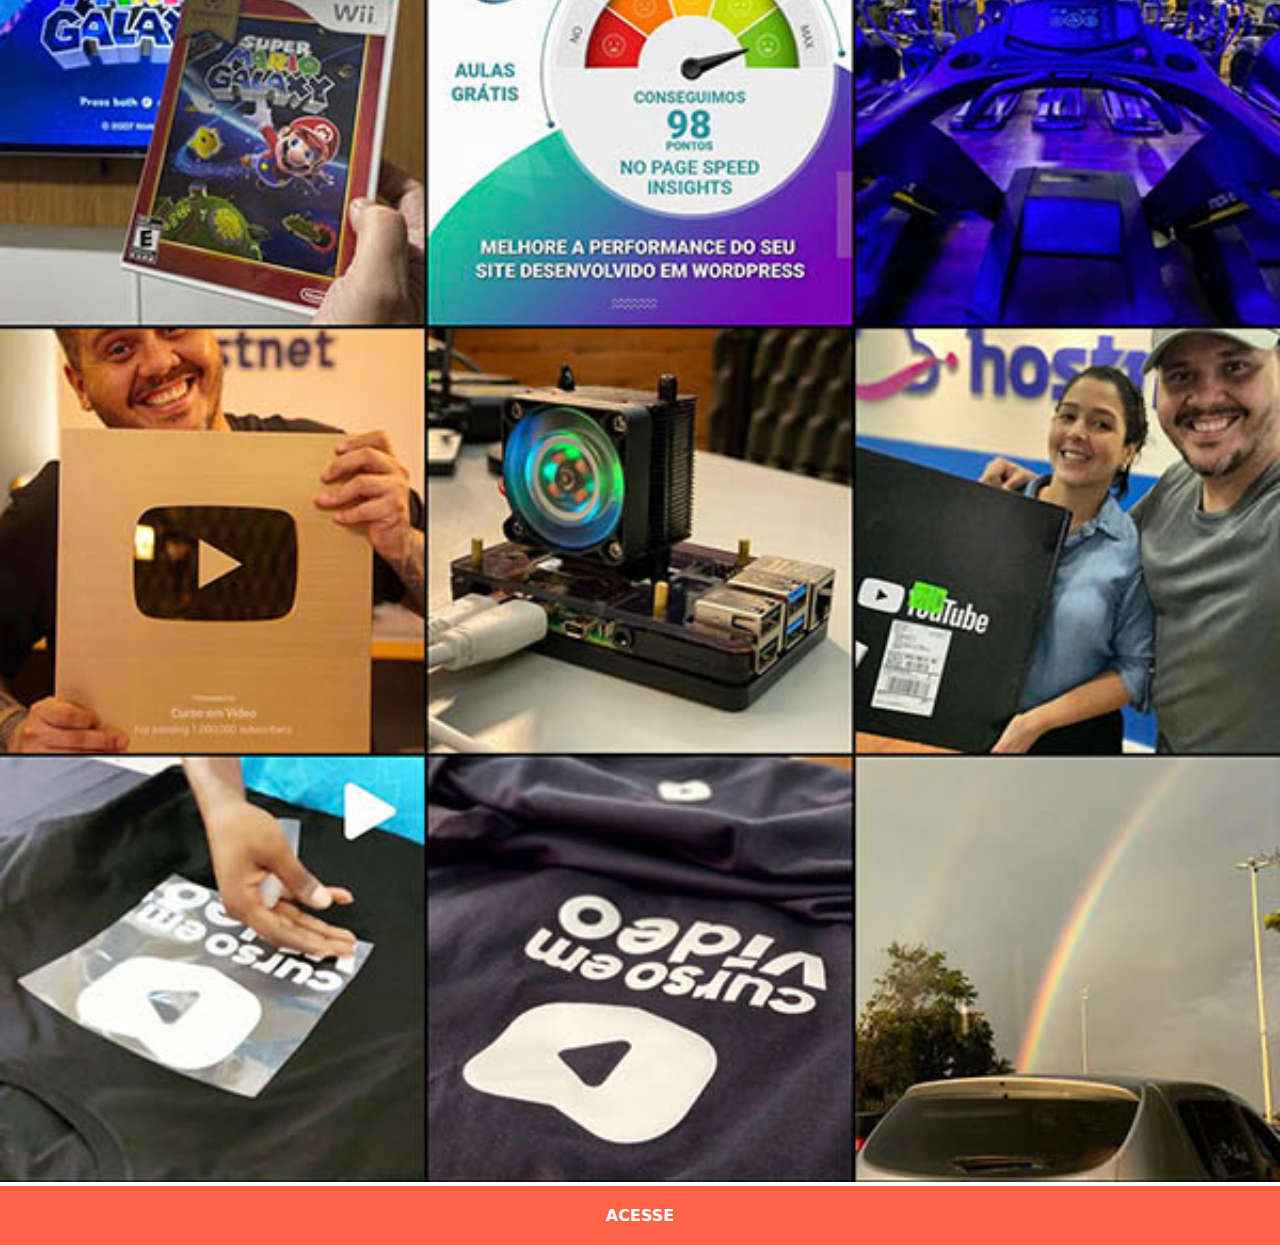
<file: instagram.html>
<!DOCTYPE html>
<html lang="pt-br">
<head>
    <meta charset="UTF-8">
    <meta name="viewport" content="width=device-width, initial-scale=1.0">
    <title>Instagram</title>
    <link rel="stylesheet" href="estilos/social.css">
</head>
<body>
    <img src="imagens/tela-instagram.jpg" alt="instagram">
    <a href="https://instagram.com/" target="_blank">ACESSE</a>
</body>
</html>
</file>
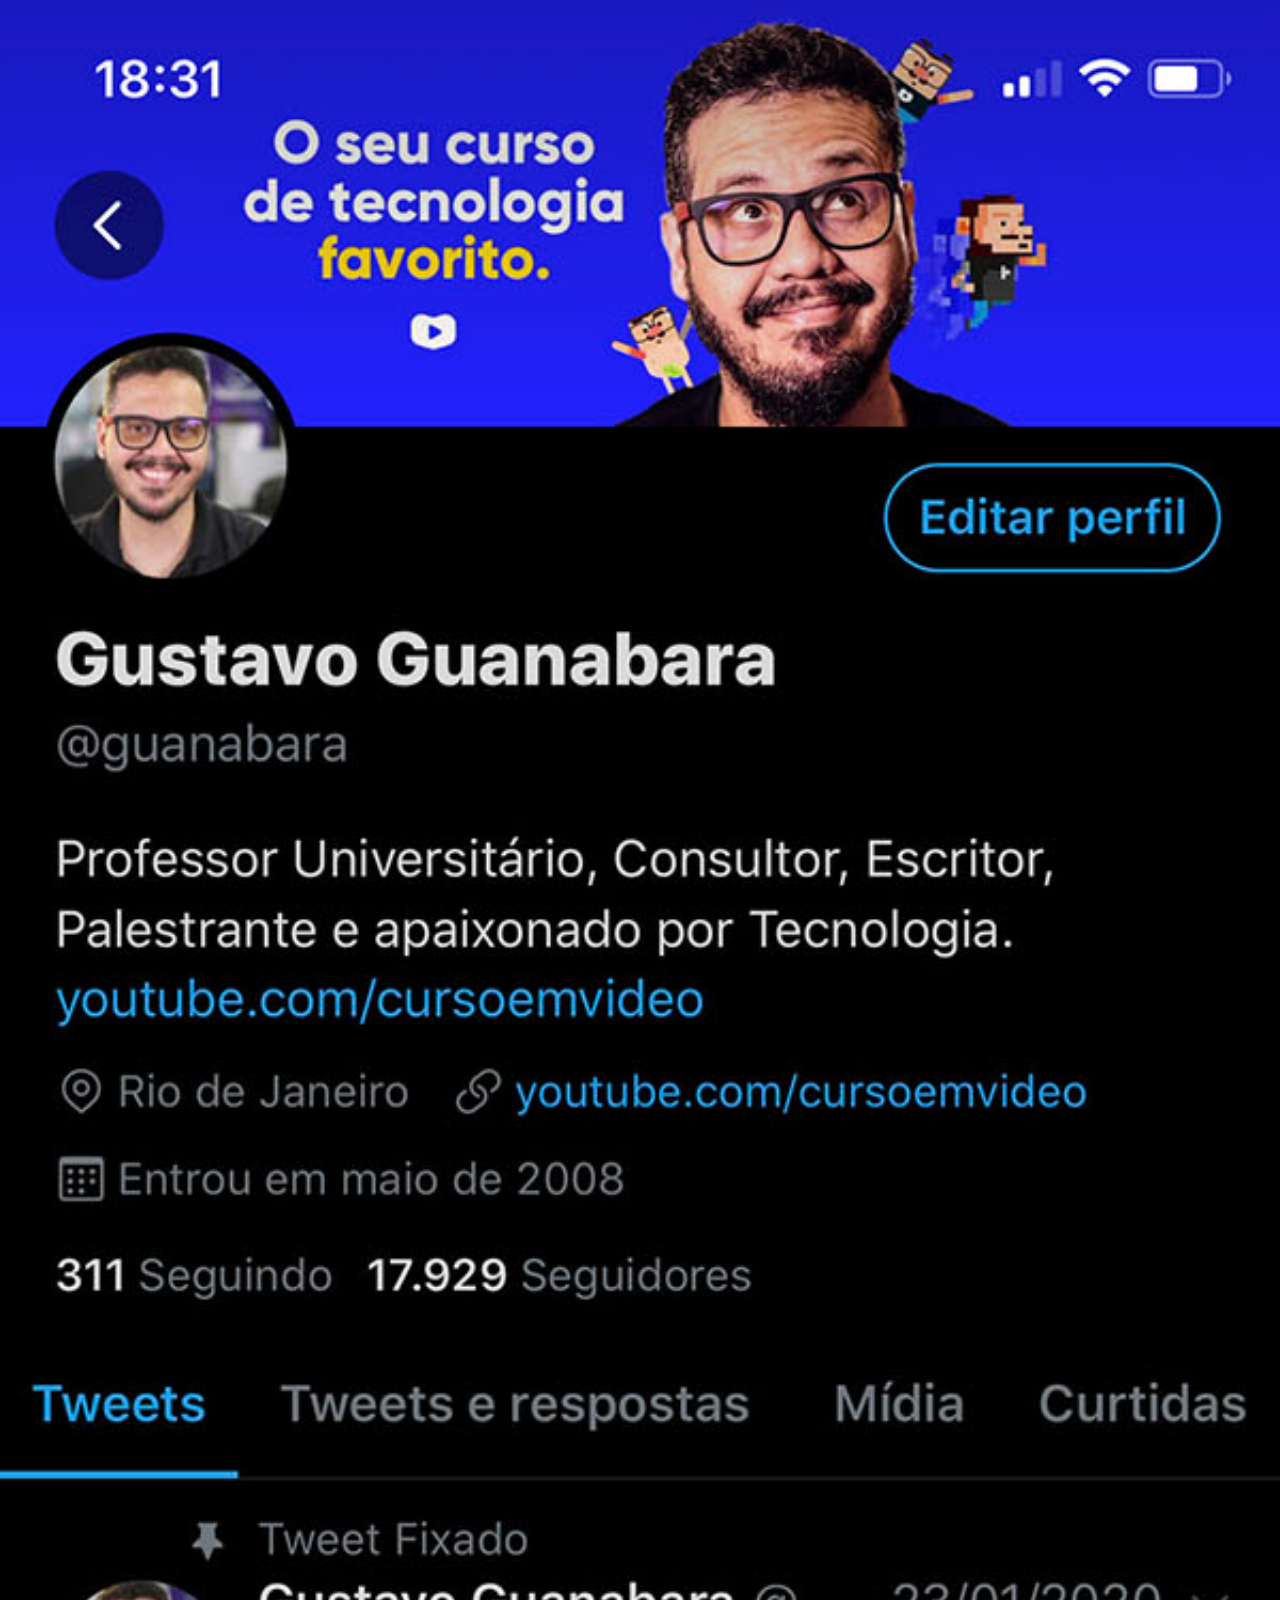
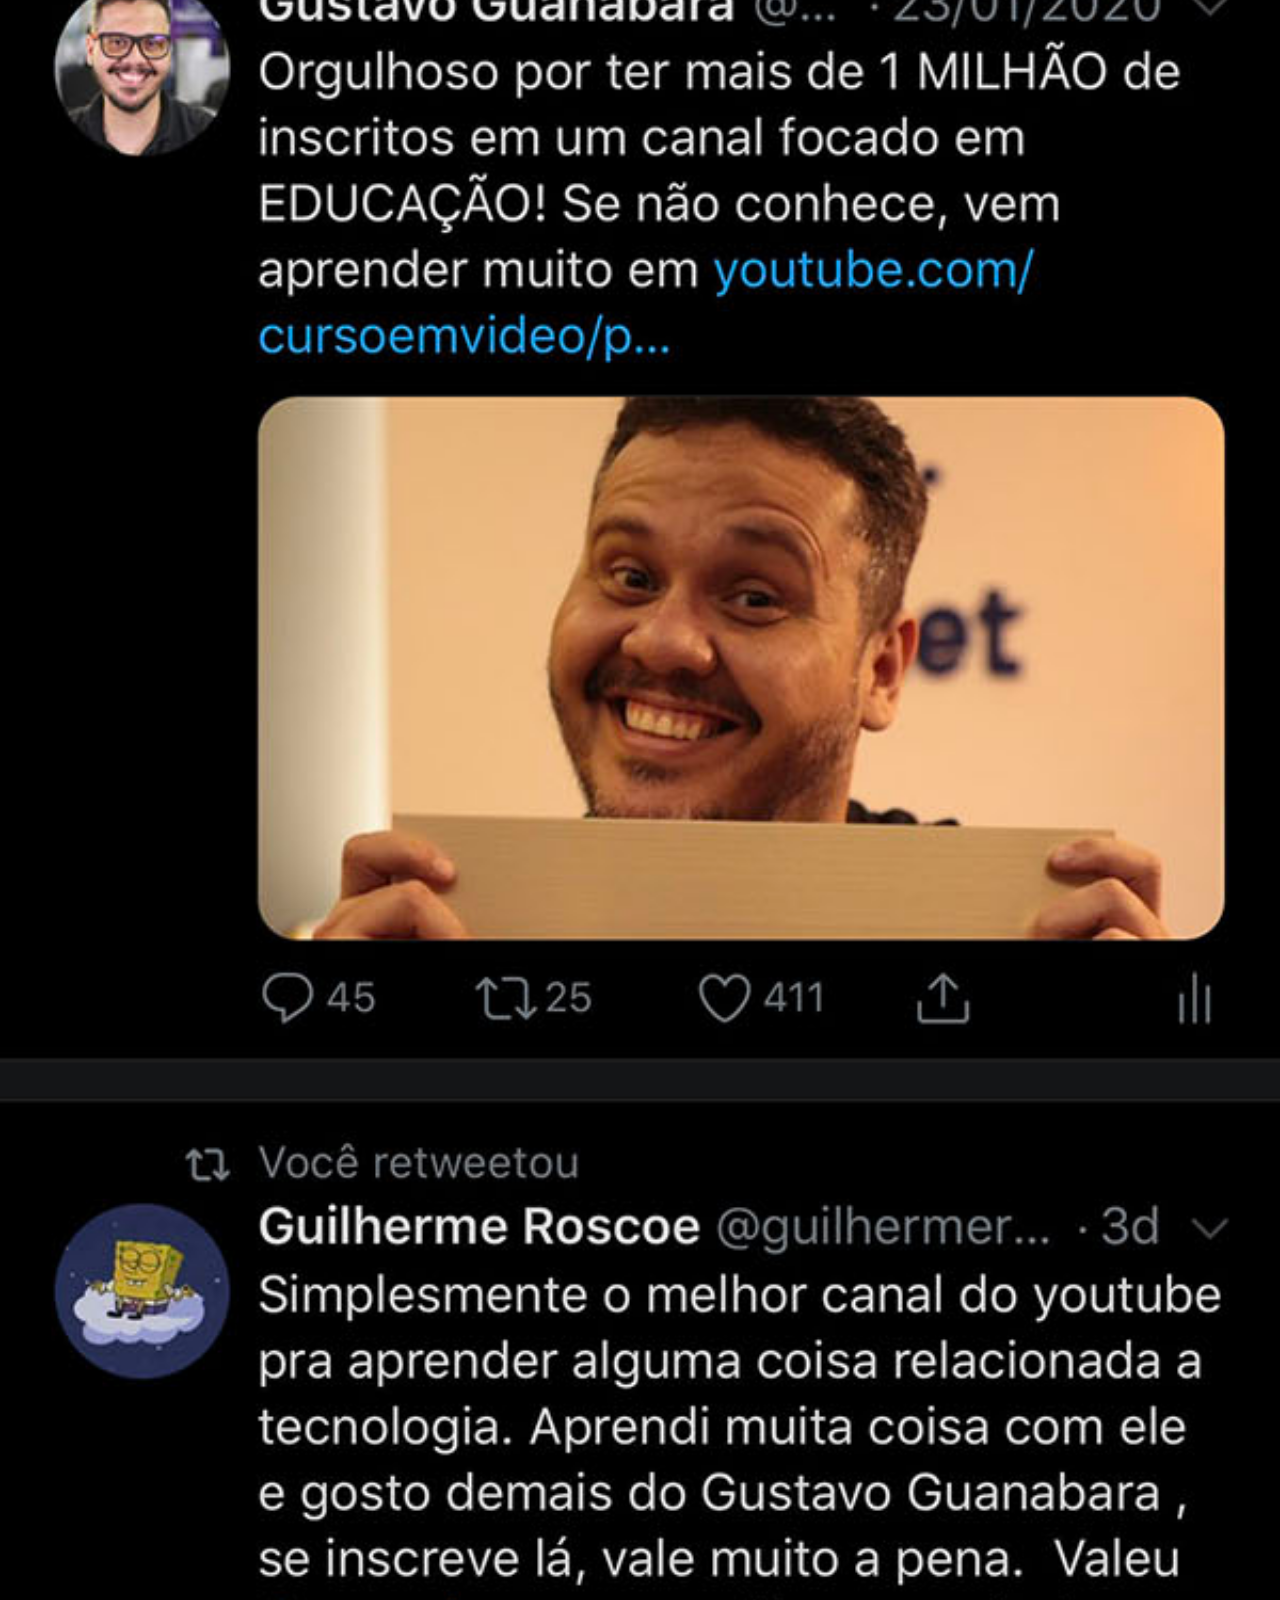
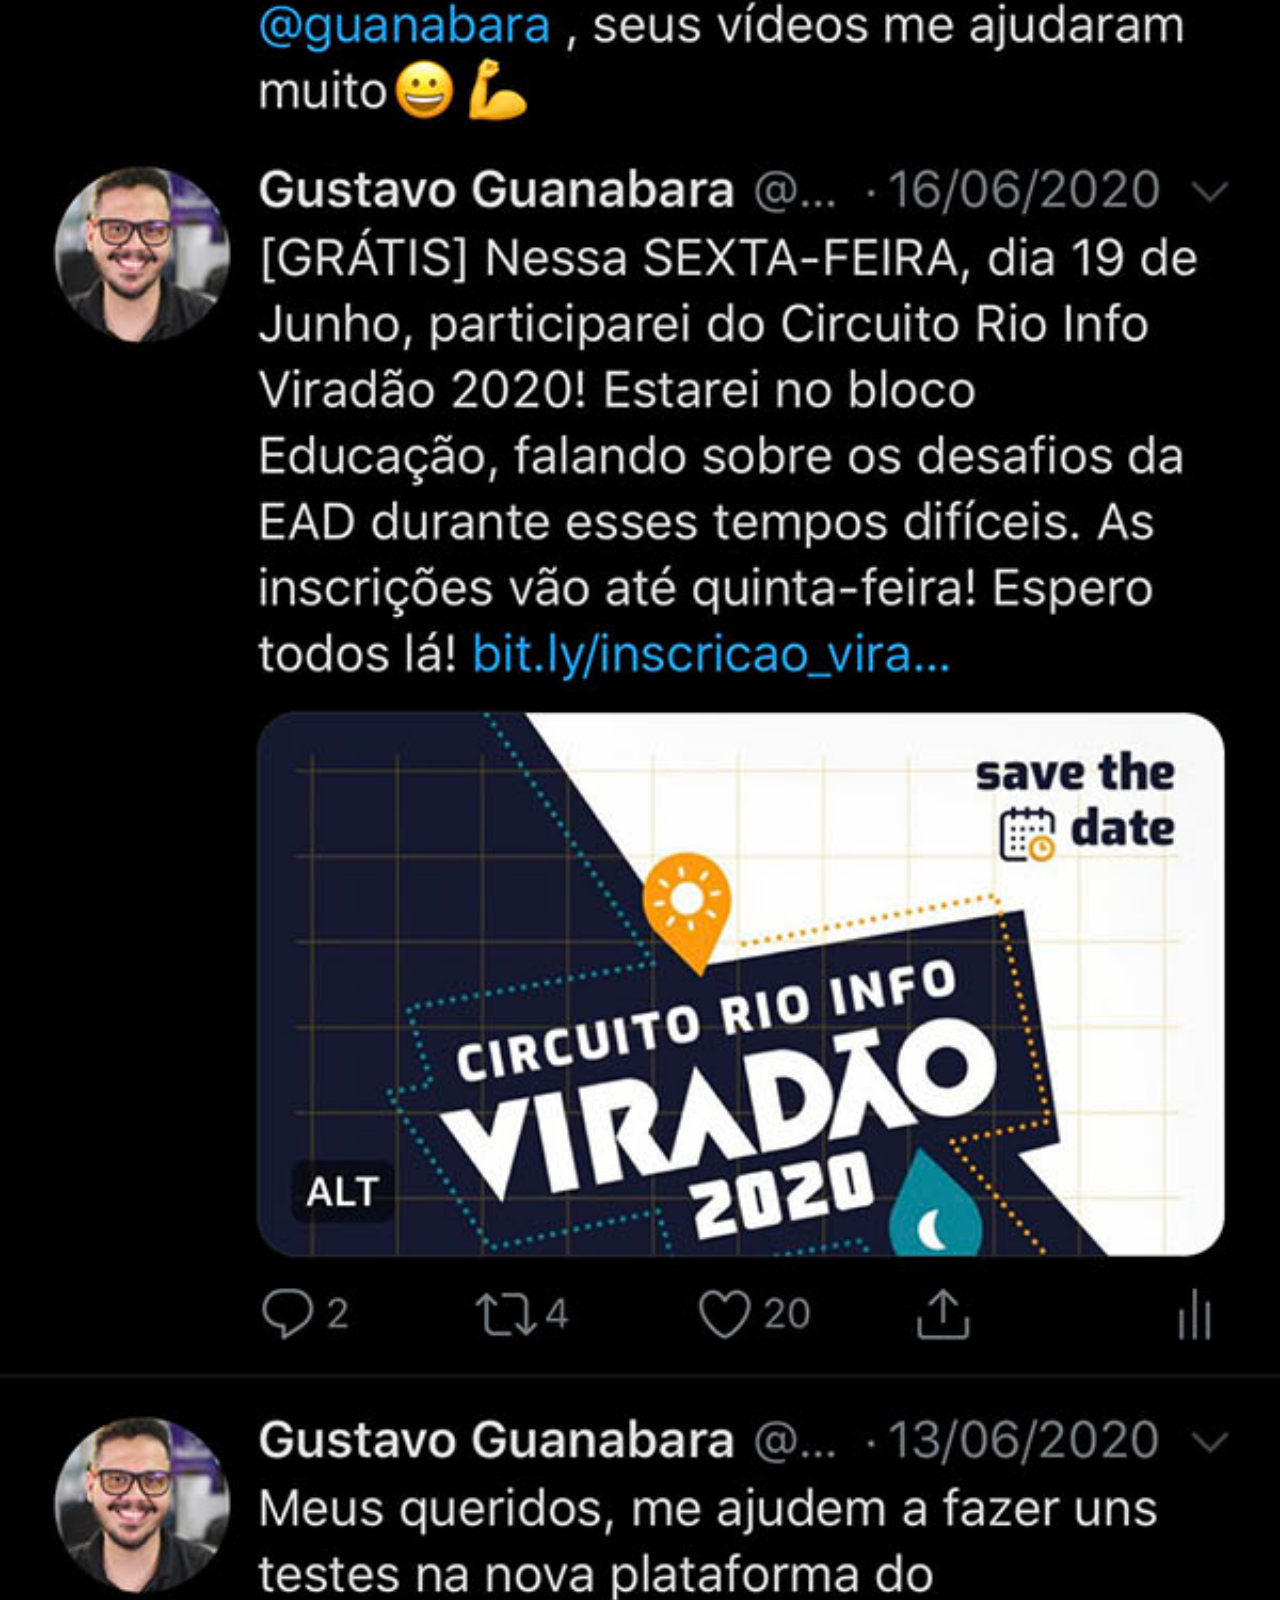
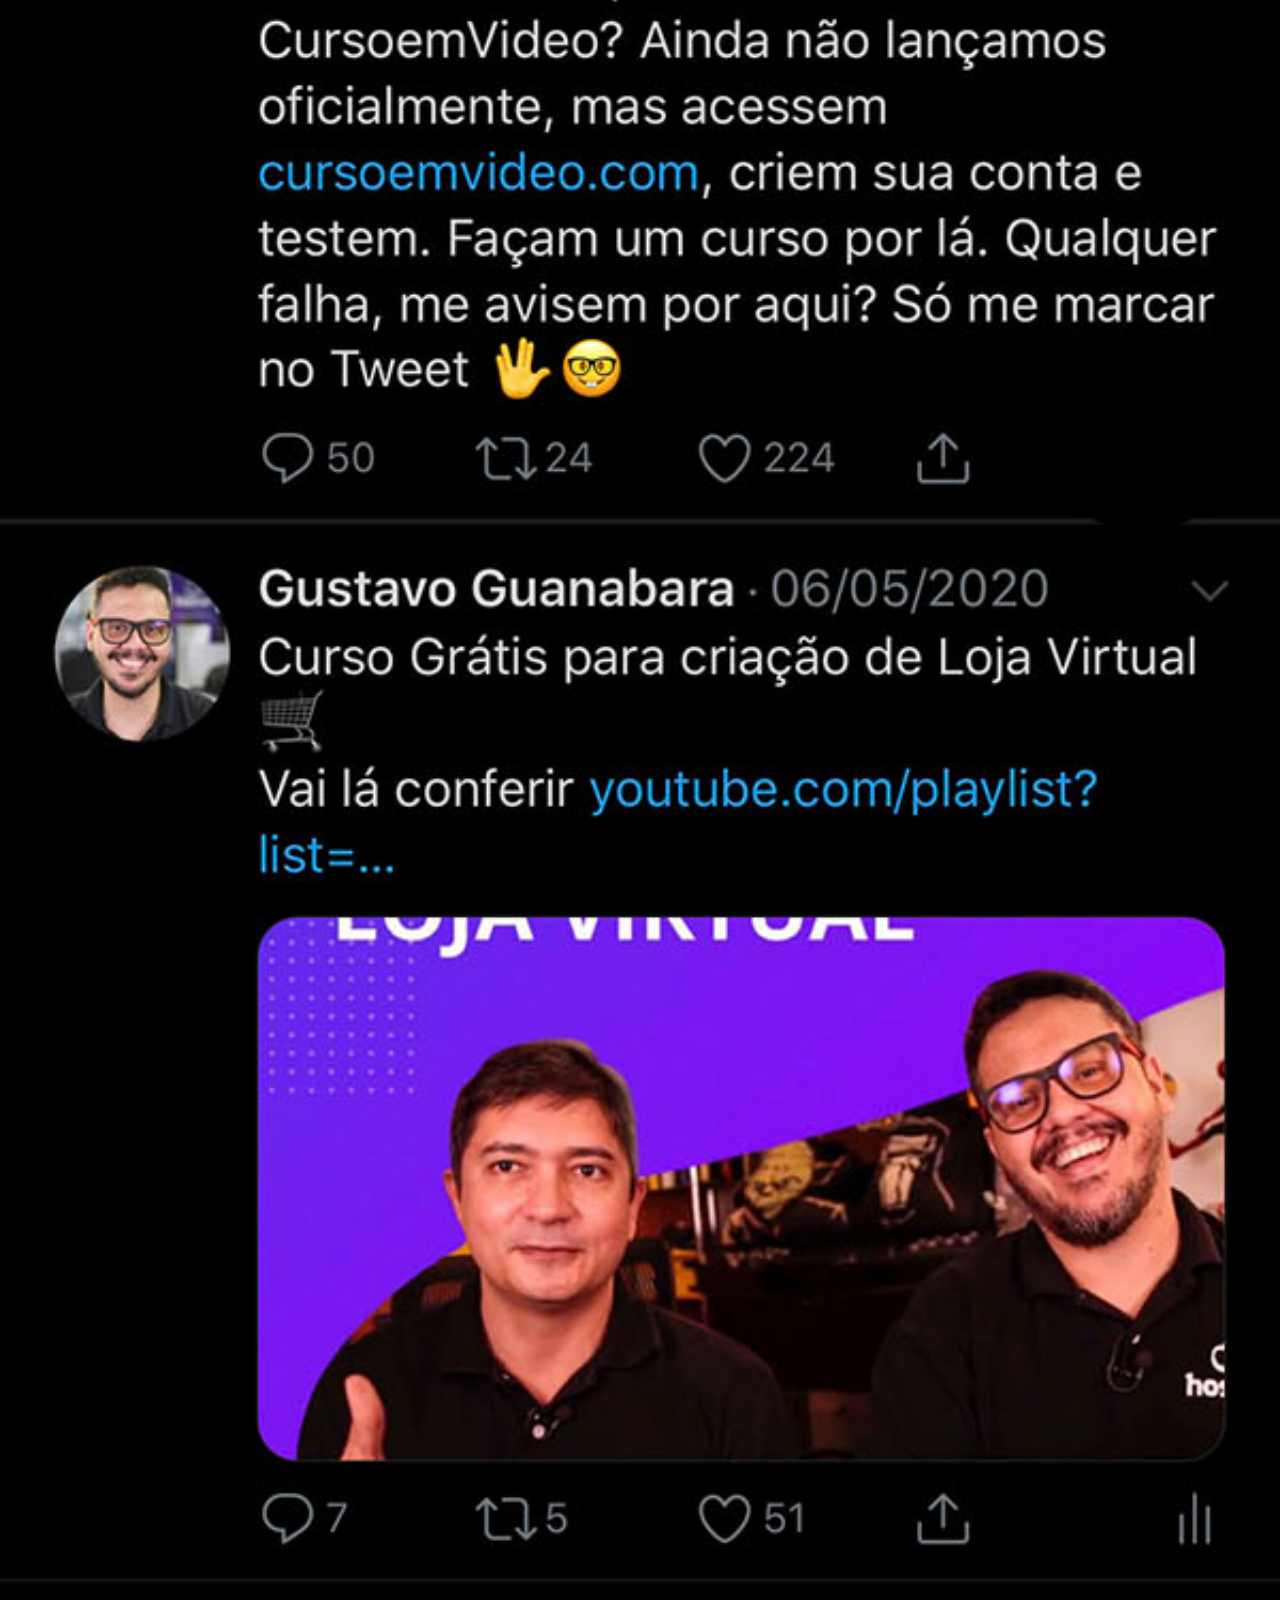
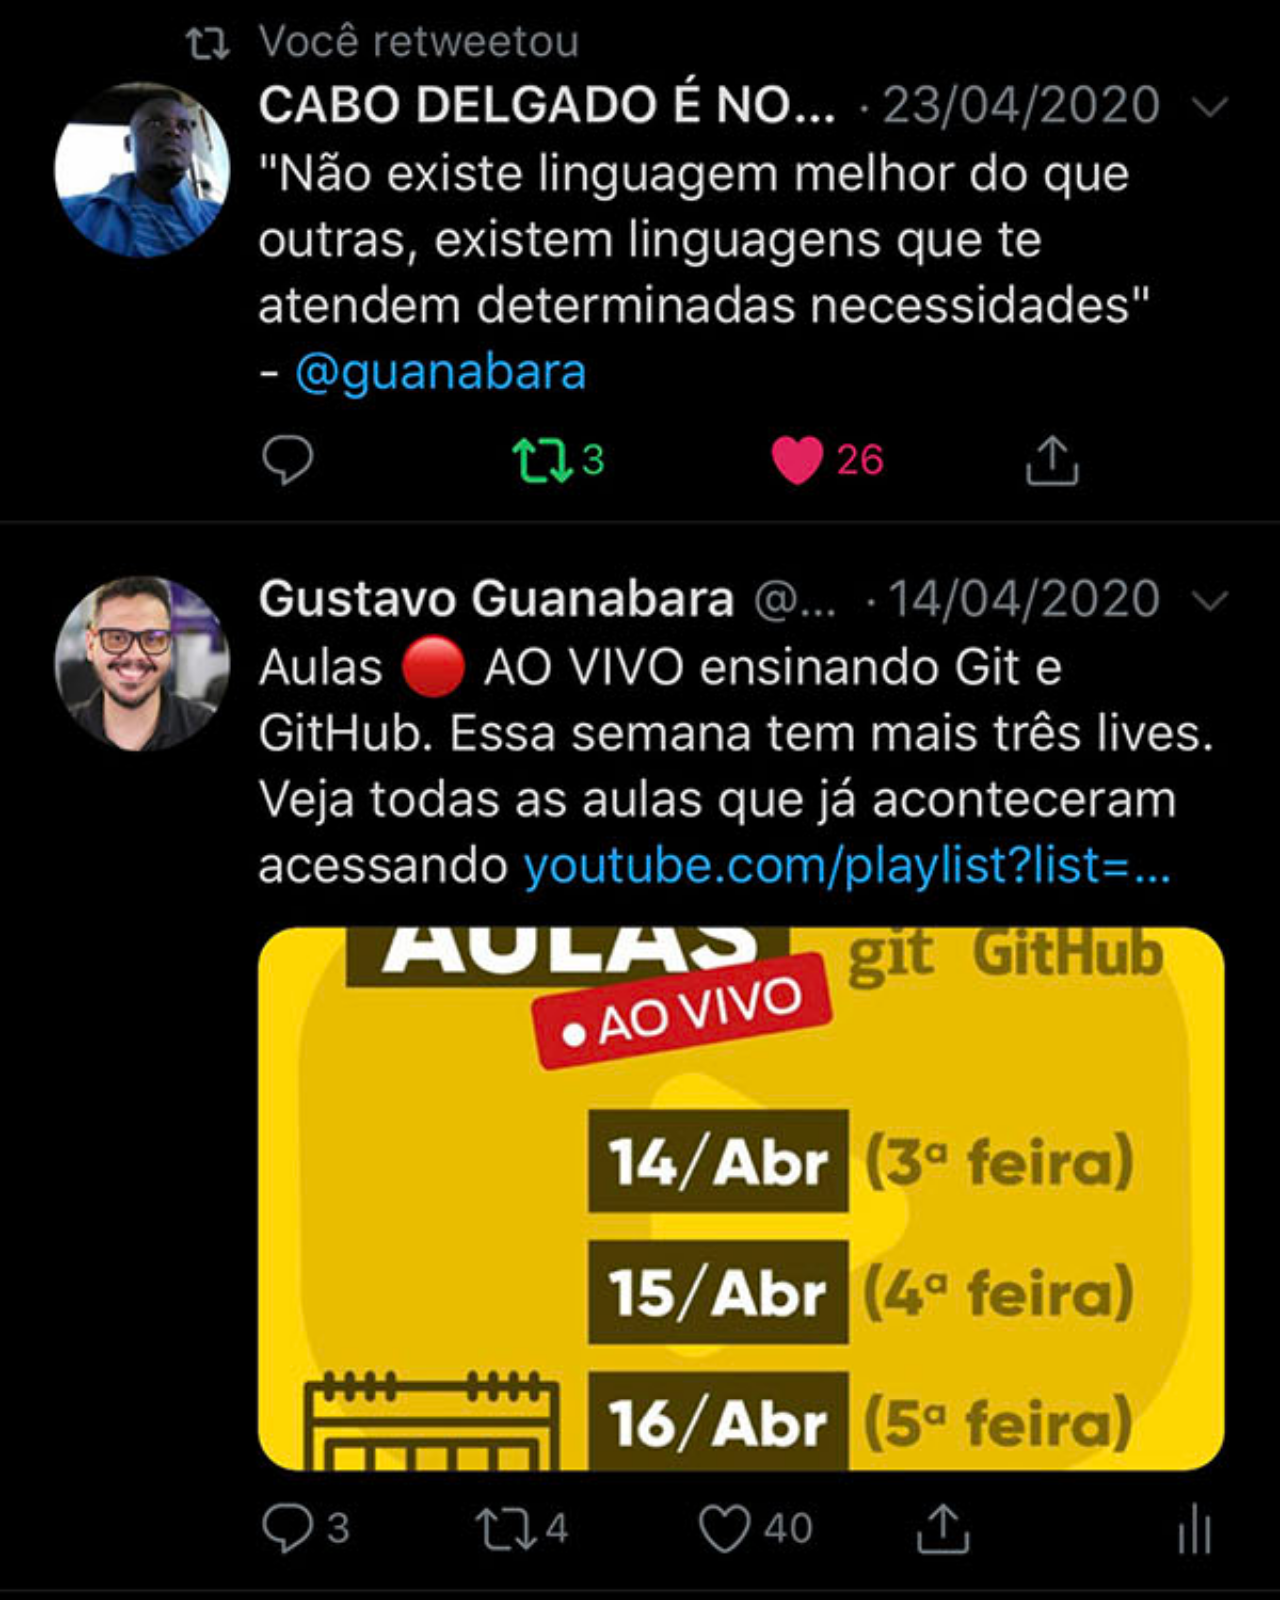
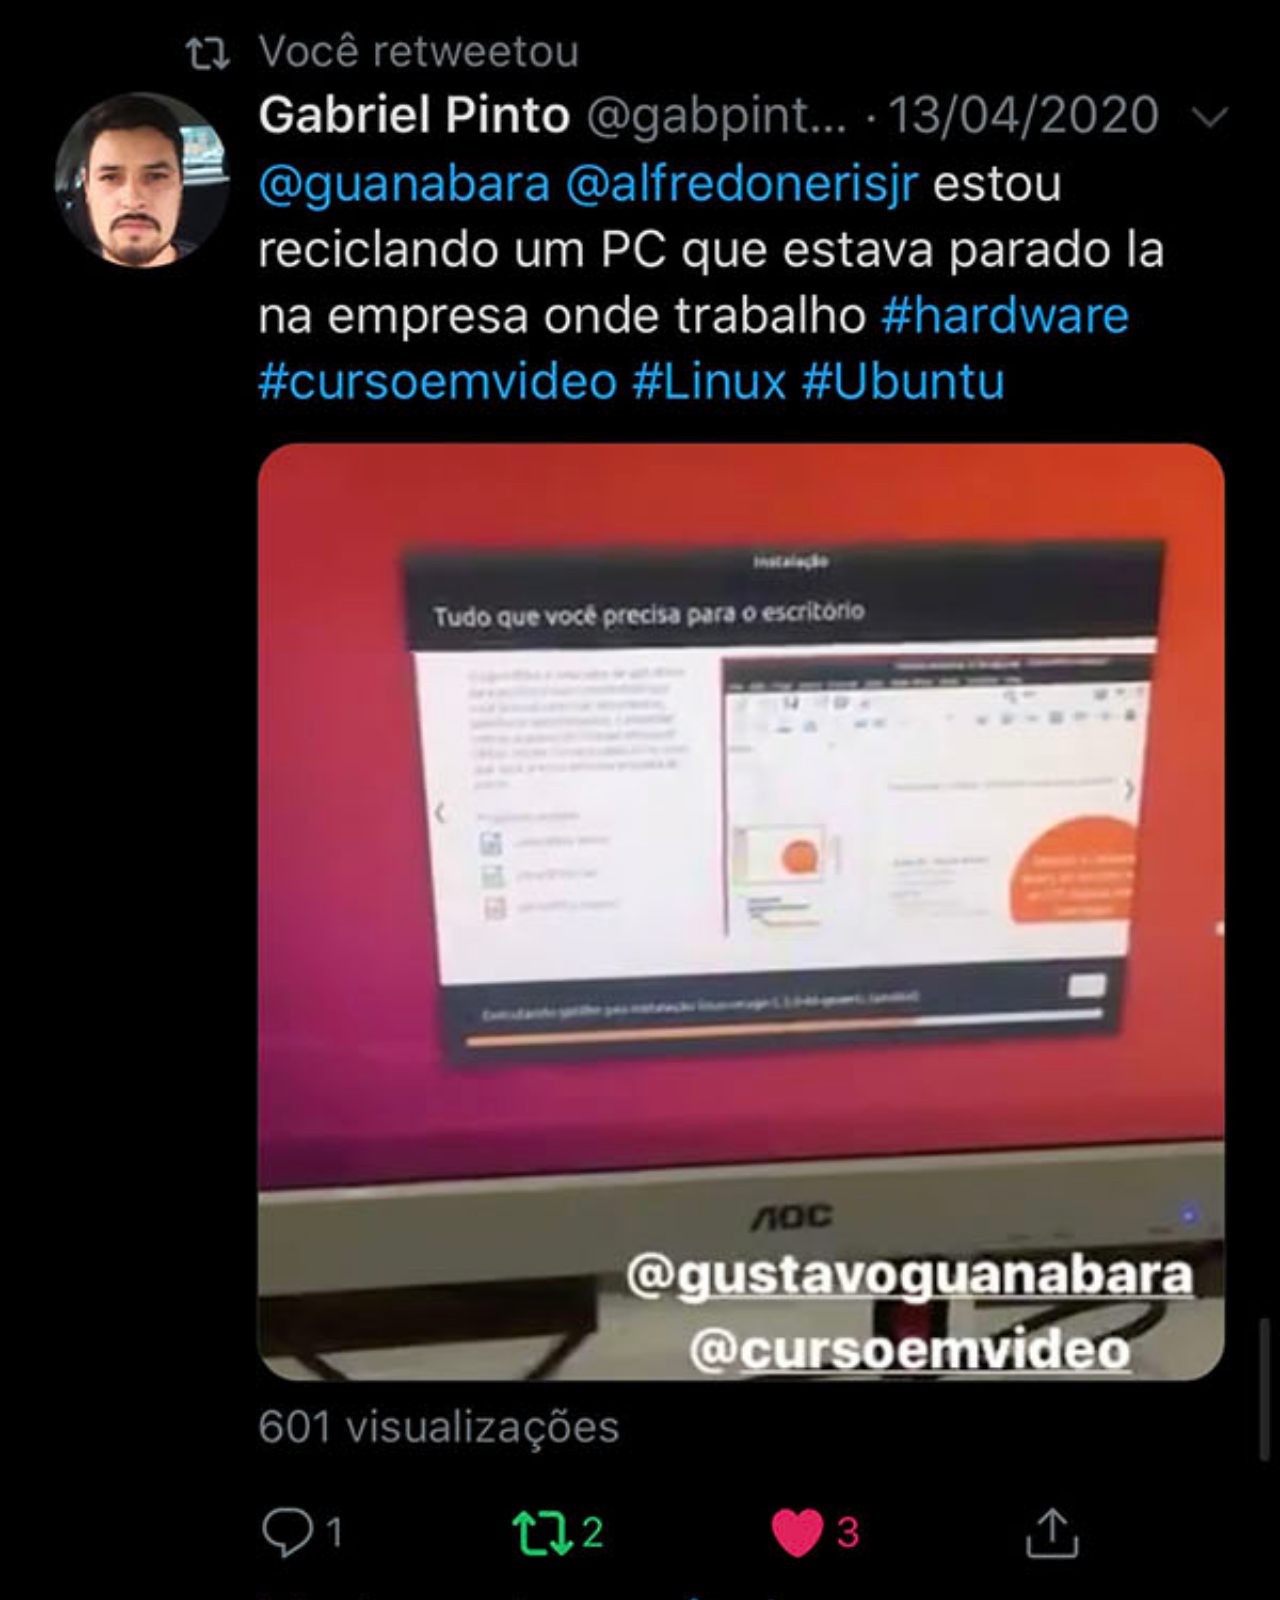
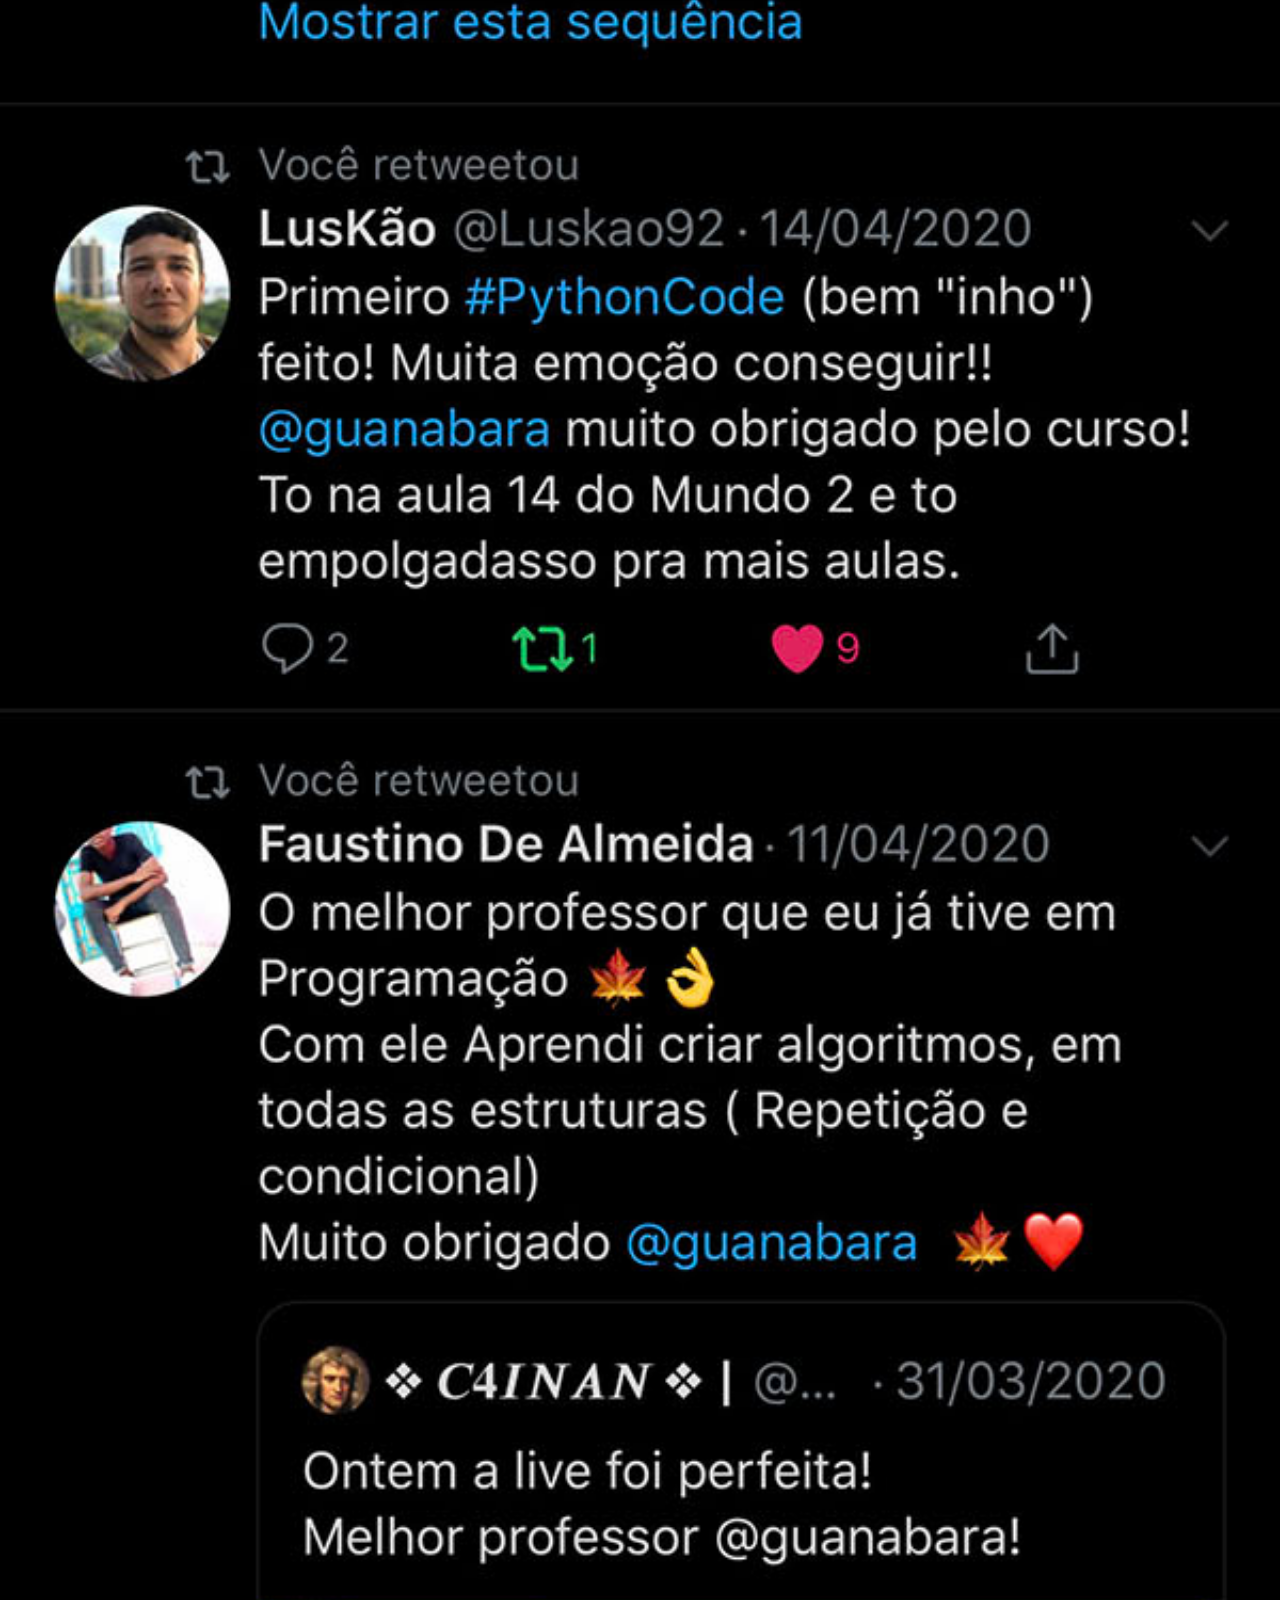
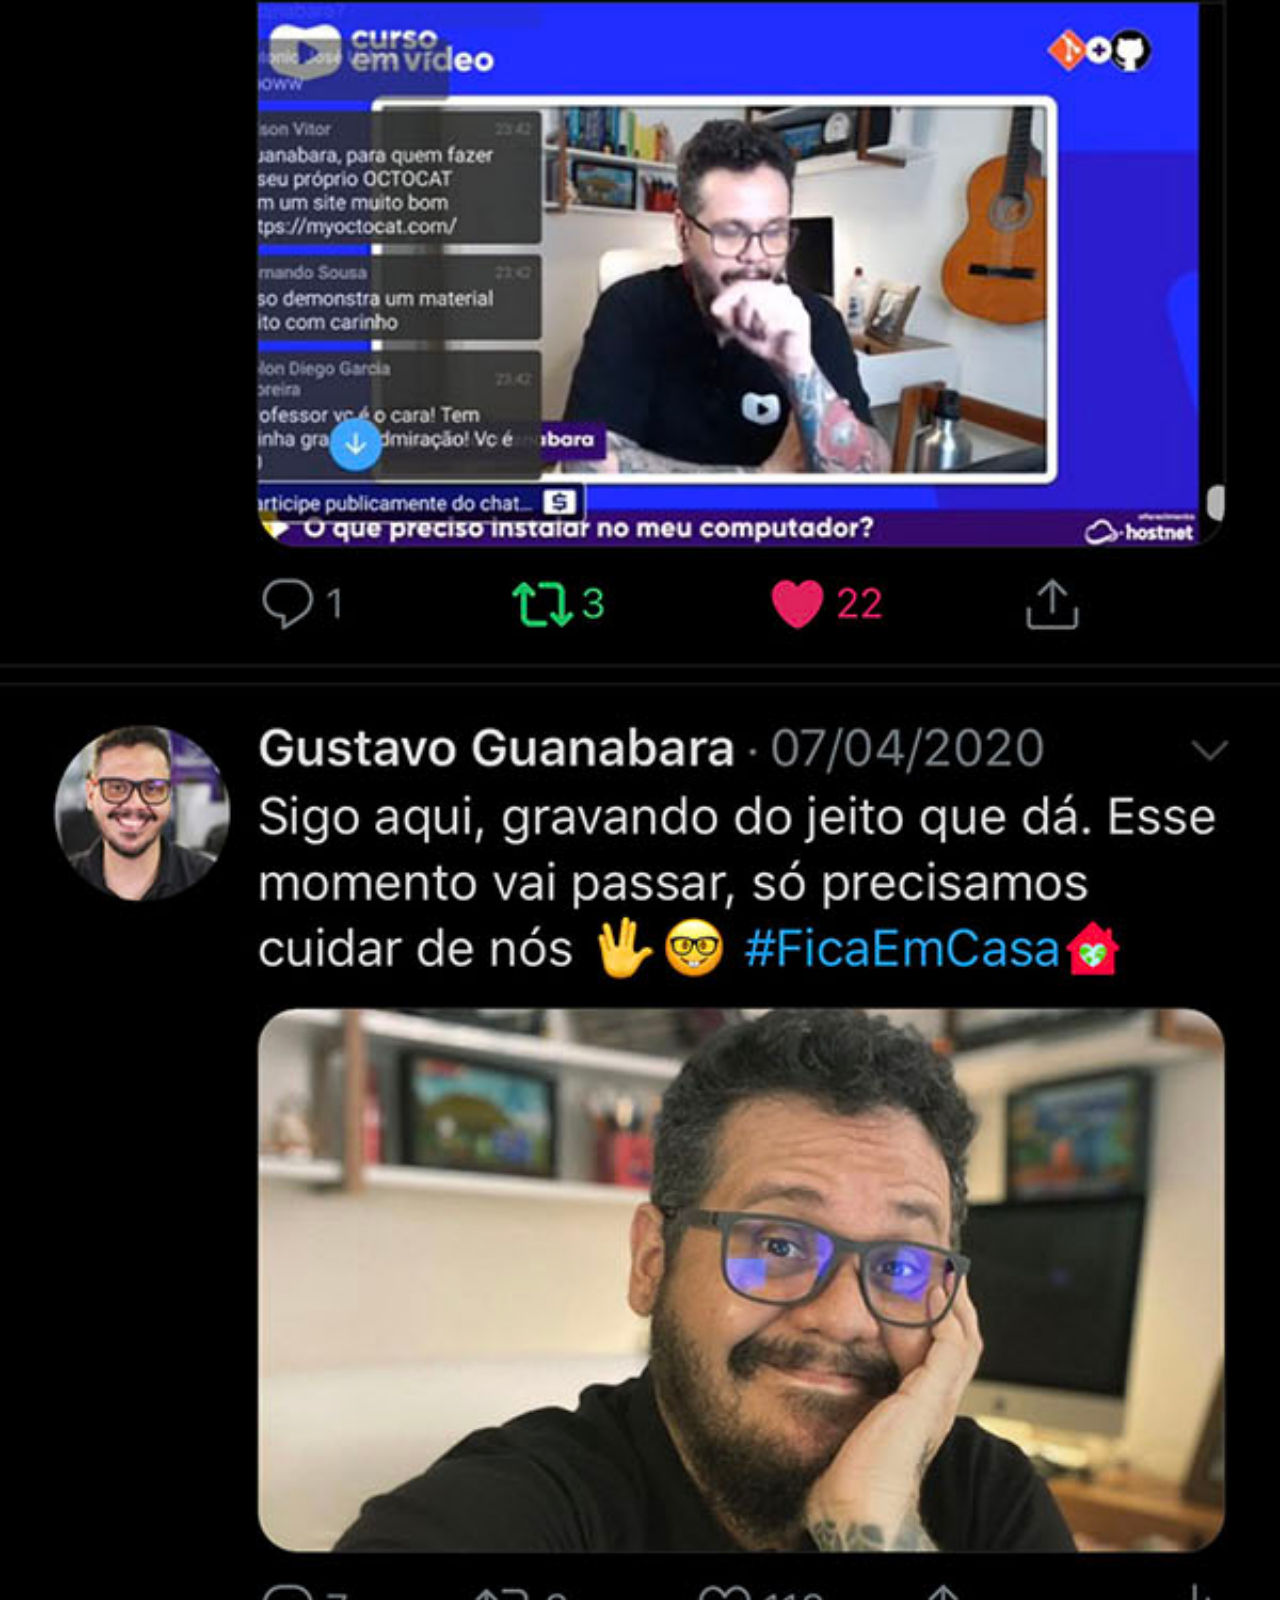
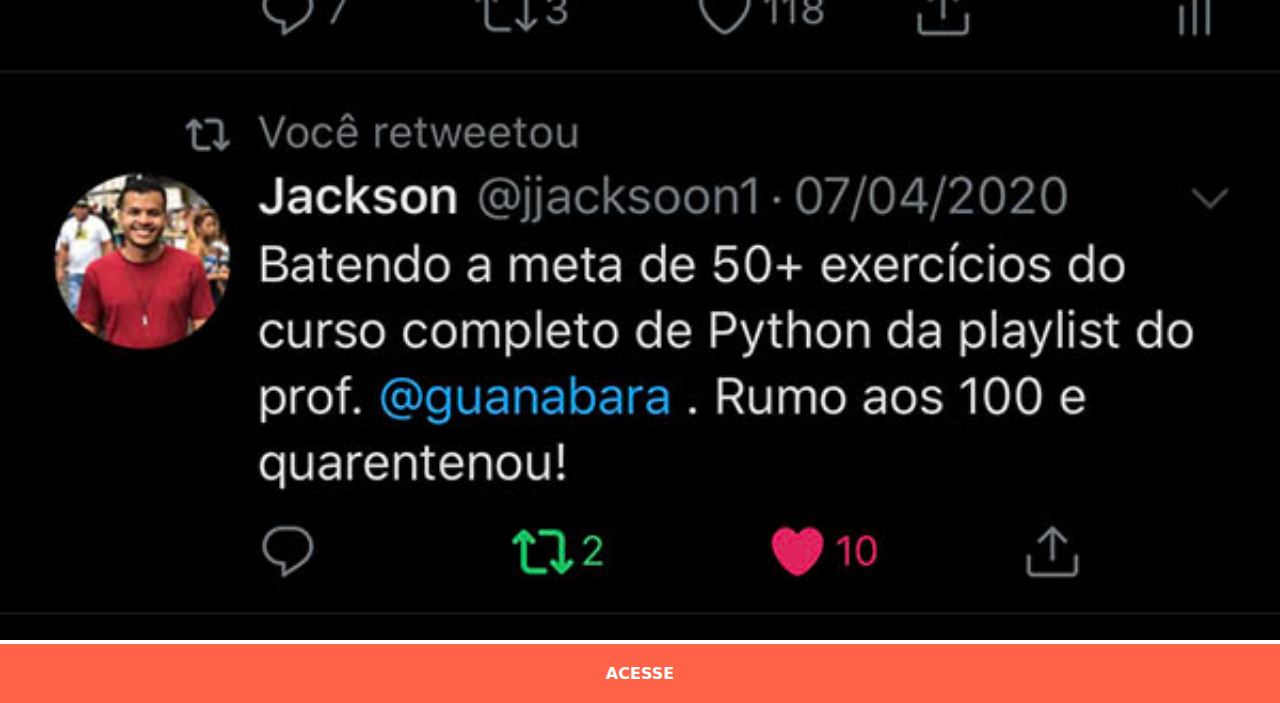
<file: twitter.html>
<!DOCTYPE html>
<html lang="pt-br">
<head>
    <meta charset="UTF-8">
    <meta name="viewport" content="width=device-width, initial-scale=1.0">
    <title>Twitter</title>
    <link rel="stylesheet" href="estilos/social.css">
</head>
<body>
    <img src="imagens/tela-twitter.jpg" alt="Twitter">
    <a href="https://twitter.com/" target="_blank">ACESSE</a>
</body>
</html>
</file>
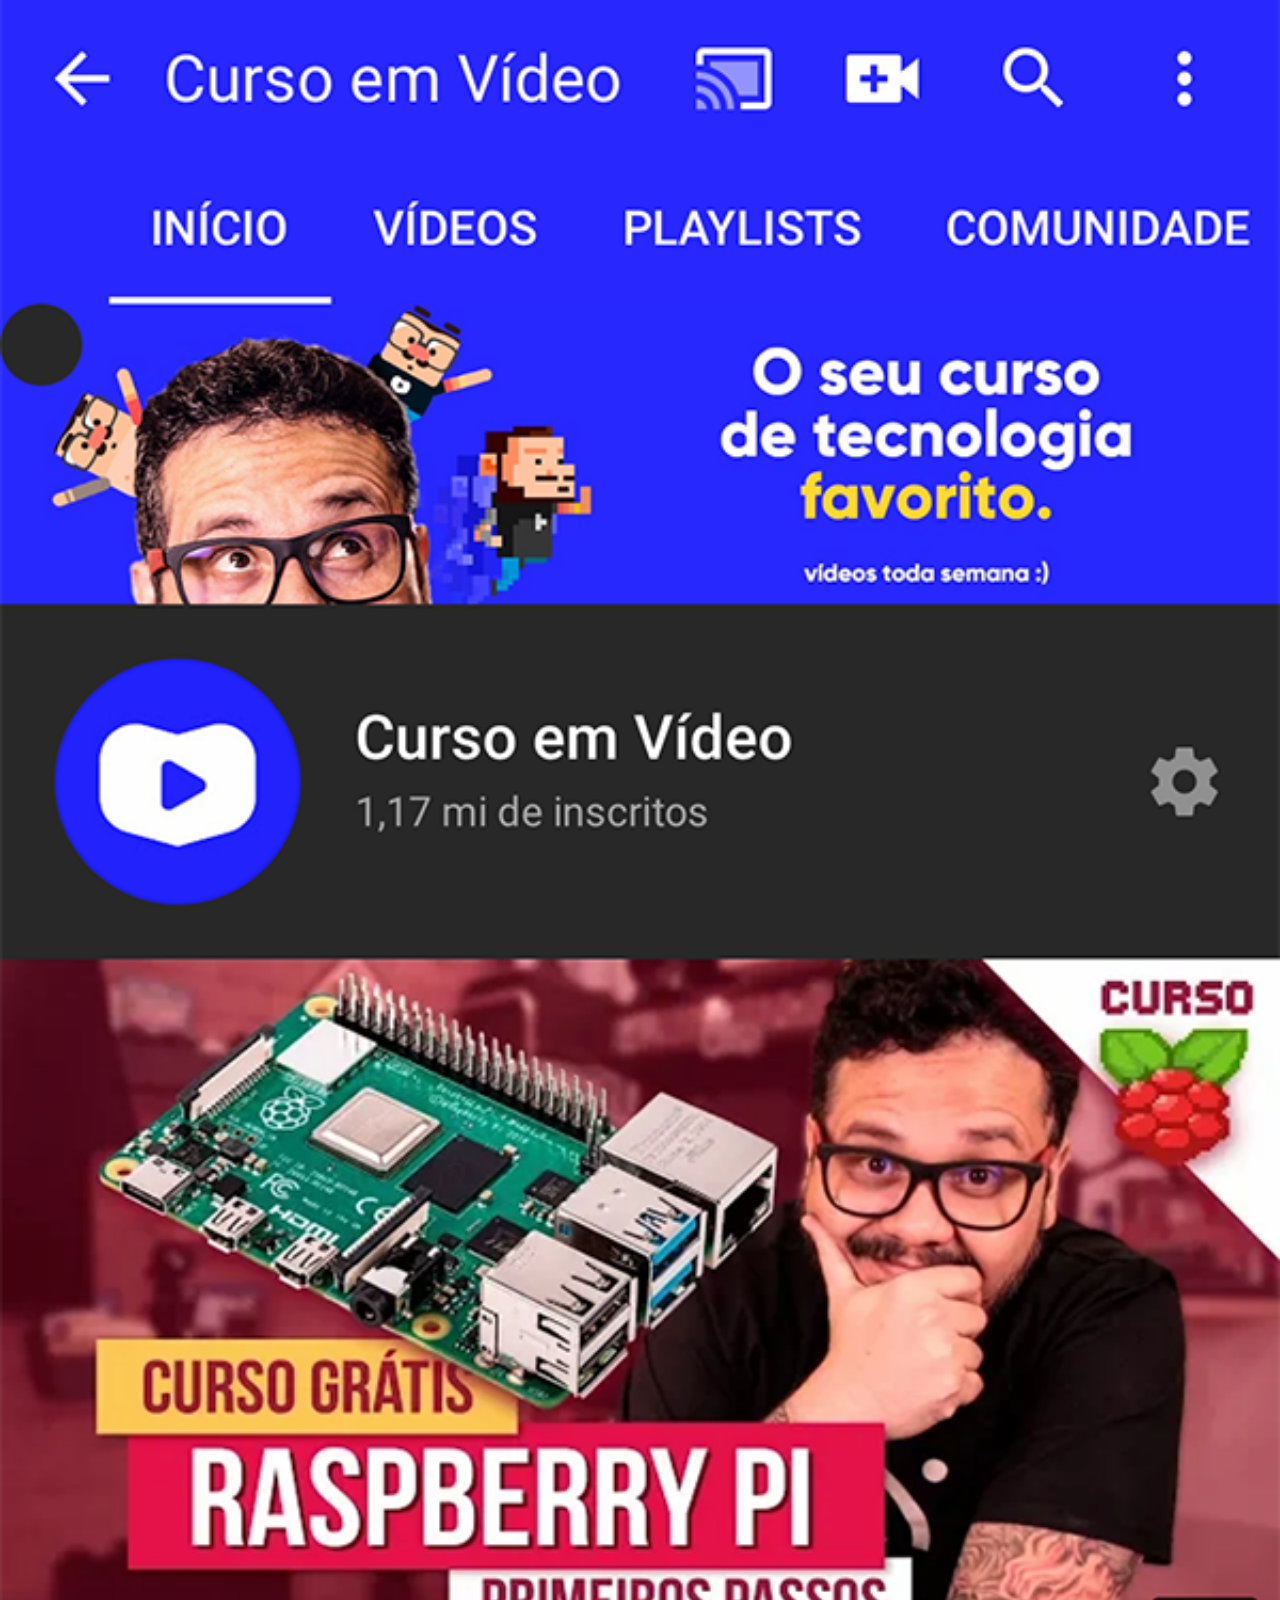
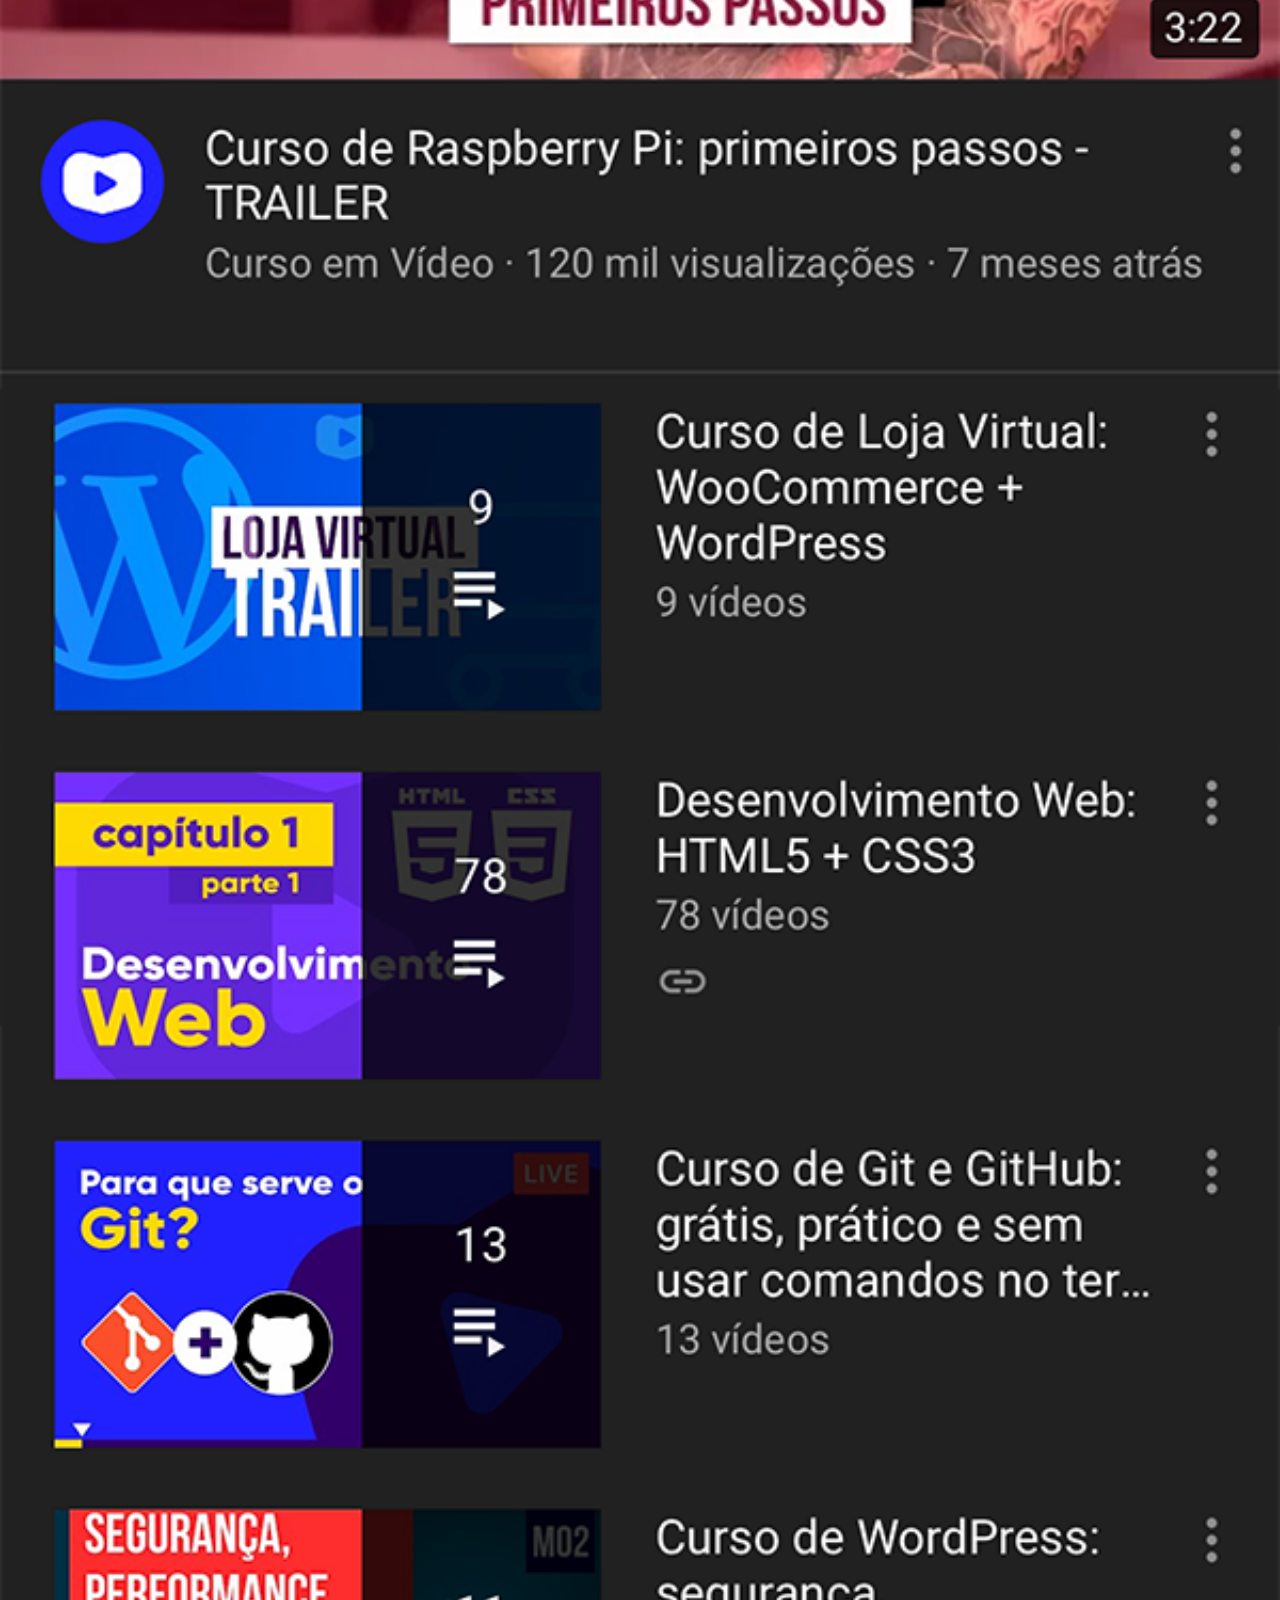
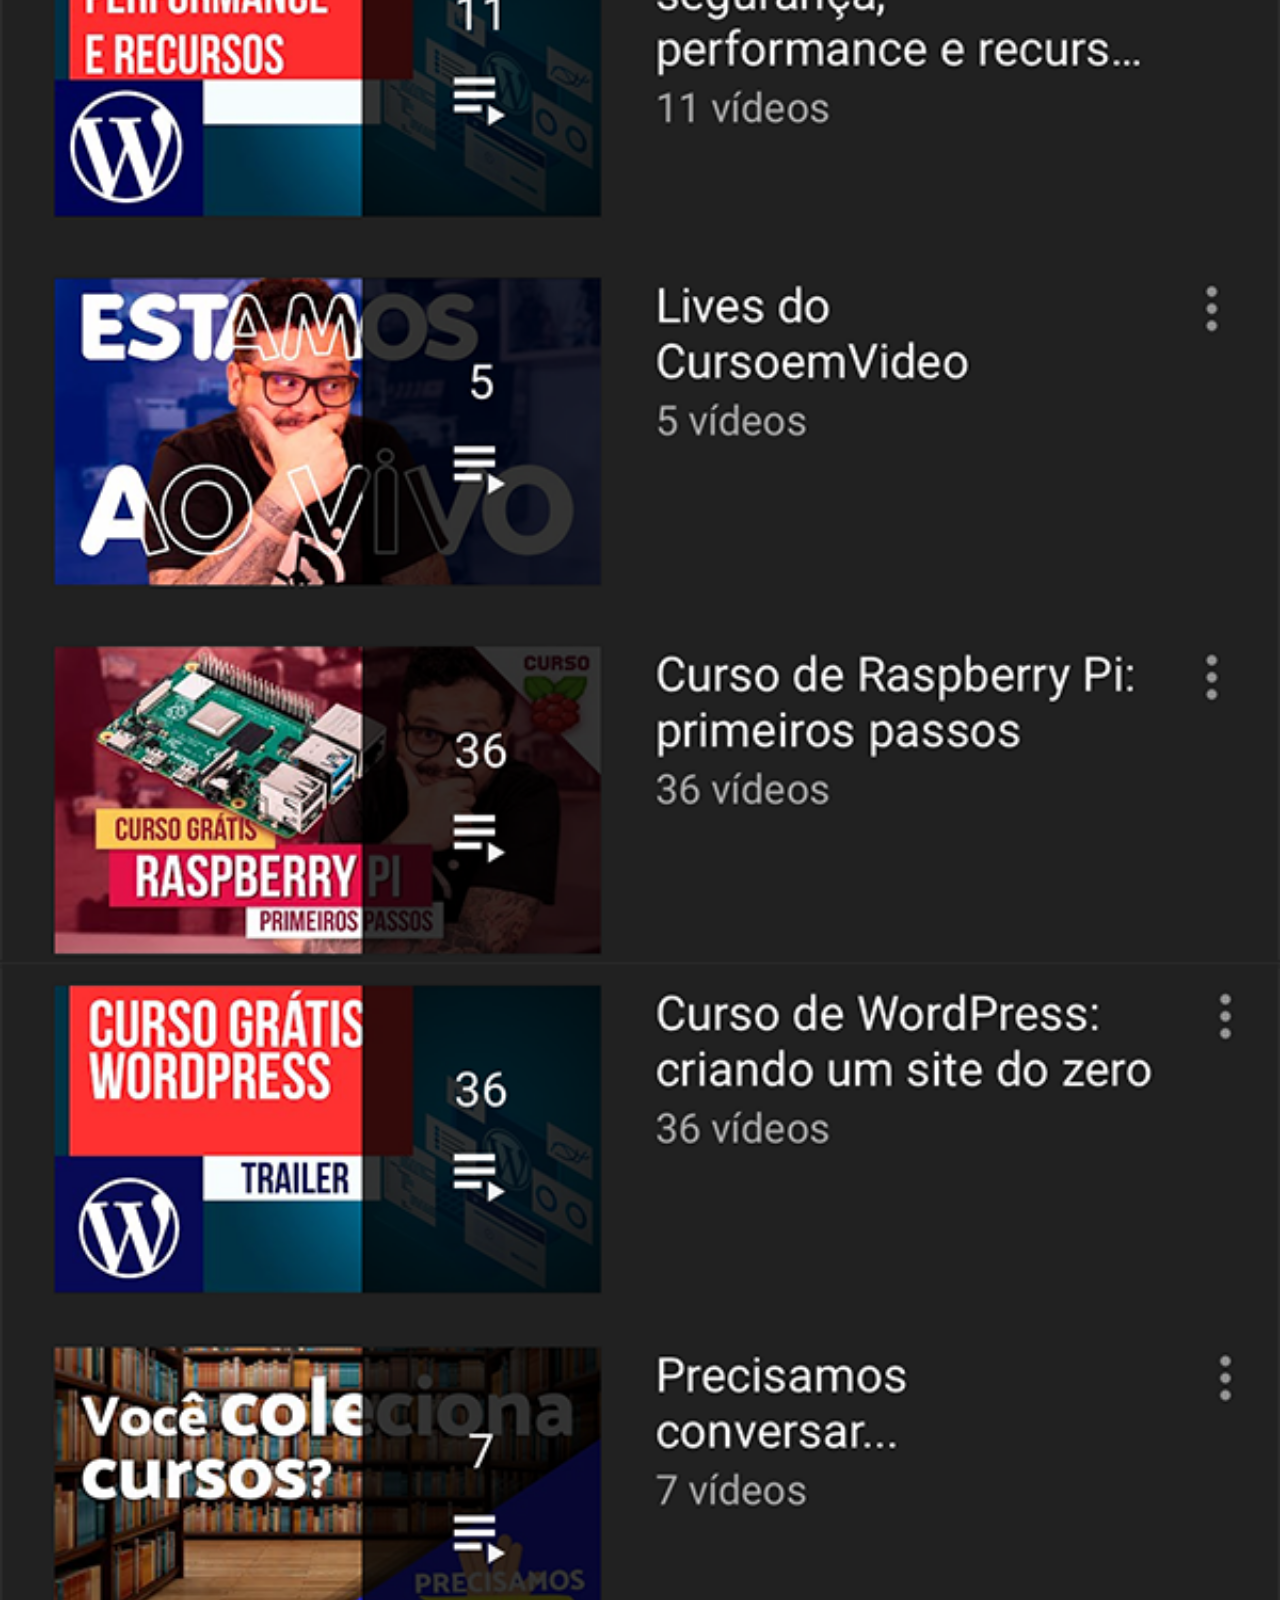
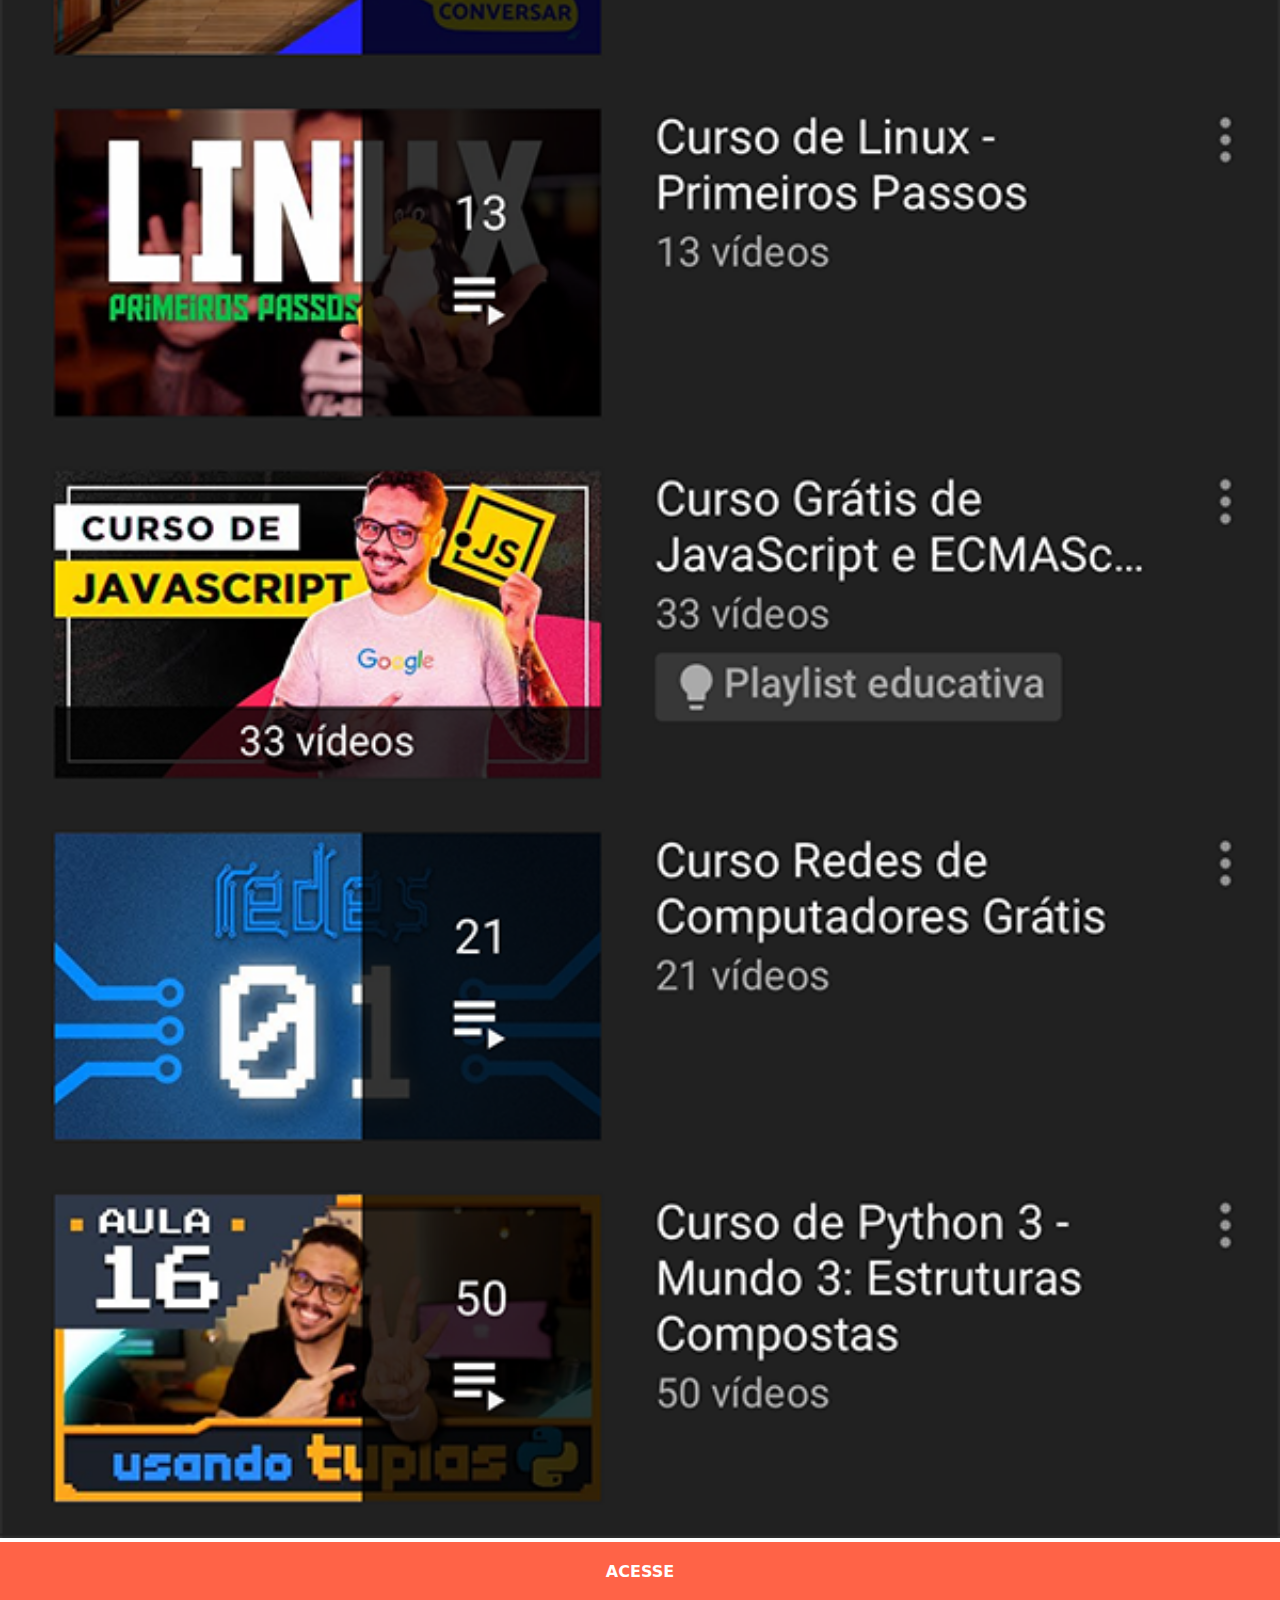
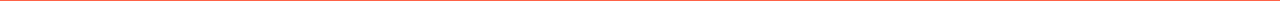
<file: youtube.html>
<!DOCTYPE html>
<html lang="pt-br">
<head>
    <meta charset="UTF-8">
    <meta name="viewport" content="width=device-width, initial-scale=1.0">
    <title>Youtube</title>
    <link rel="stylesheet" href="estilos/social.css">
</head>
<body>
    <img src="imagens/tela-youtube.png" alt="Youtube">
    <a href="https://www.youtube.com/@CursoemVideo" target="_blank">ACESSE</a>
</body>
</html>
</file>
<file: estilos/style.css>
@charset "UTF-8";

* {
    margin: 0;
    padding: 0;
    font-family: system-ui, -apple-system, BlinkMacSystemFont, 'Segoe UI', Roboto, Oxygen, Ubuntu, Cantarell, 'Open Sans', 'Helvetica Neue', sans-serif;
    box-sizing: border-box;
}

html, body {
    height: 100vh;
    width: 100vw;
    background-color: rgb(0, 0, 0);
}

body {
    background: url('..//imagens/fundo-madeira.jpg') no-repeat top center;
    background-size: cover;
    background-attachment: fixed;

}

main {
    height: 100vh;
    width: 100vw;
    position: relative;
}
section#telefone {
    position: absolute;
    top: 50%;
    left: 50%;
    height: 627px;
    width: 311px;
    transform: translate(-50%, -50%);
    background-color: blue;
    background: url('..//imagens/frame-iphone.png');
}

iframe#tela {
    position: relative;
    top: 80px;
    left: 22px;
    width: 267px;
    height: 471px;
    
}

section#redes-sociais {
    text-align: right;
}

section#redes-sociais img {
    width: 50px;
    margin: 10px;
    border-radius: 50%50%;
    box-shadow: 0px 0px 5px rgba(0, 0, 0, 0.151);
    
}

section#redes-sociais img:hover {
    border: 2px solid white;
    transform: translate(-3px, -3px);
    box-shadow: 5px 5px 10px rgba(0, 0, 0, 0.151);
    transition: transform 0.5s;
}
</file>
<file: estilos/social.css>
@charset "UTF-8";

* {
    margin: 0;
    padding: 0;
    font-family: system-ui, -apple-system, BlinkMacSystemFont, 'Segoe UI', Roboto, Oxygen, Ubuntu, Cantarell, 'Open Sans', 'Helvetica Neue', sans-serif;

}

::-webkit-scrollbar {
    width: 0px;
    height: 0px;
}

img {
    width: 100%;
}
a{
    display: block;
    background-color: tomato;
    color: white;
    font-weight: bolder;
    text-decoration: none;
    padding: 20px;
    text-align: center;
}
a:hover {
    background-color: aqua;
}
</file>
